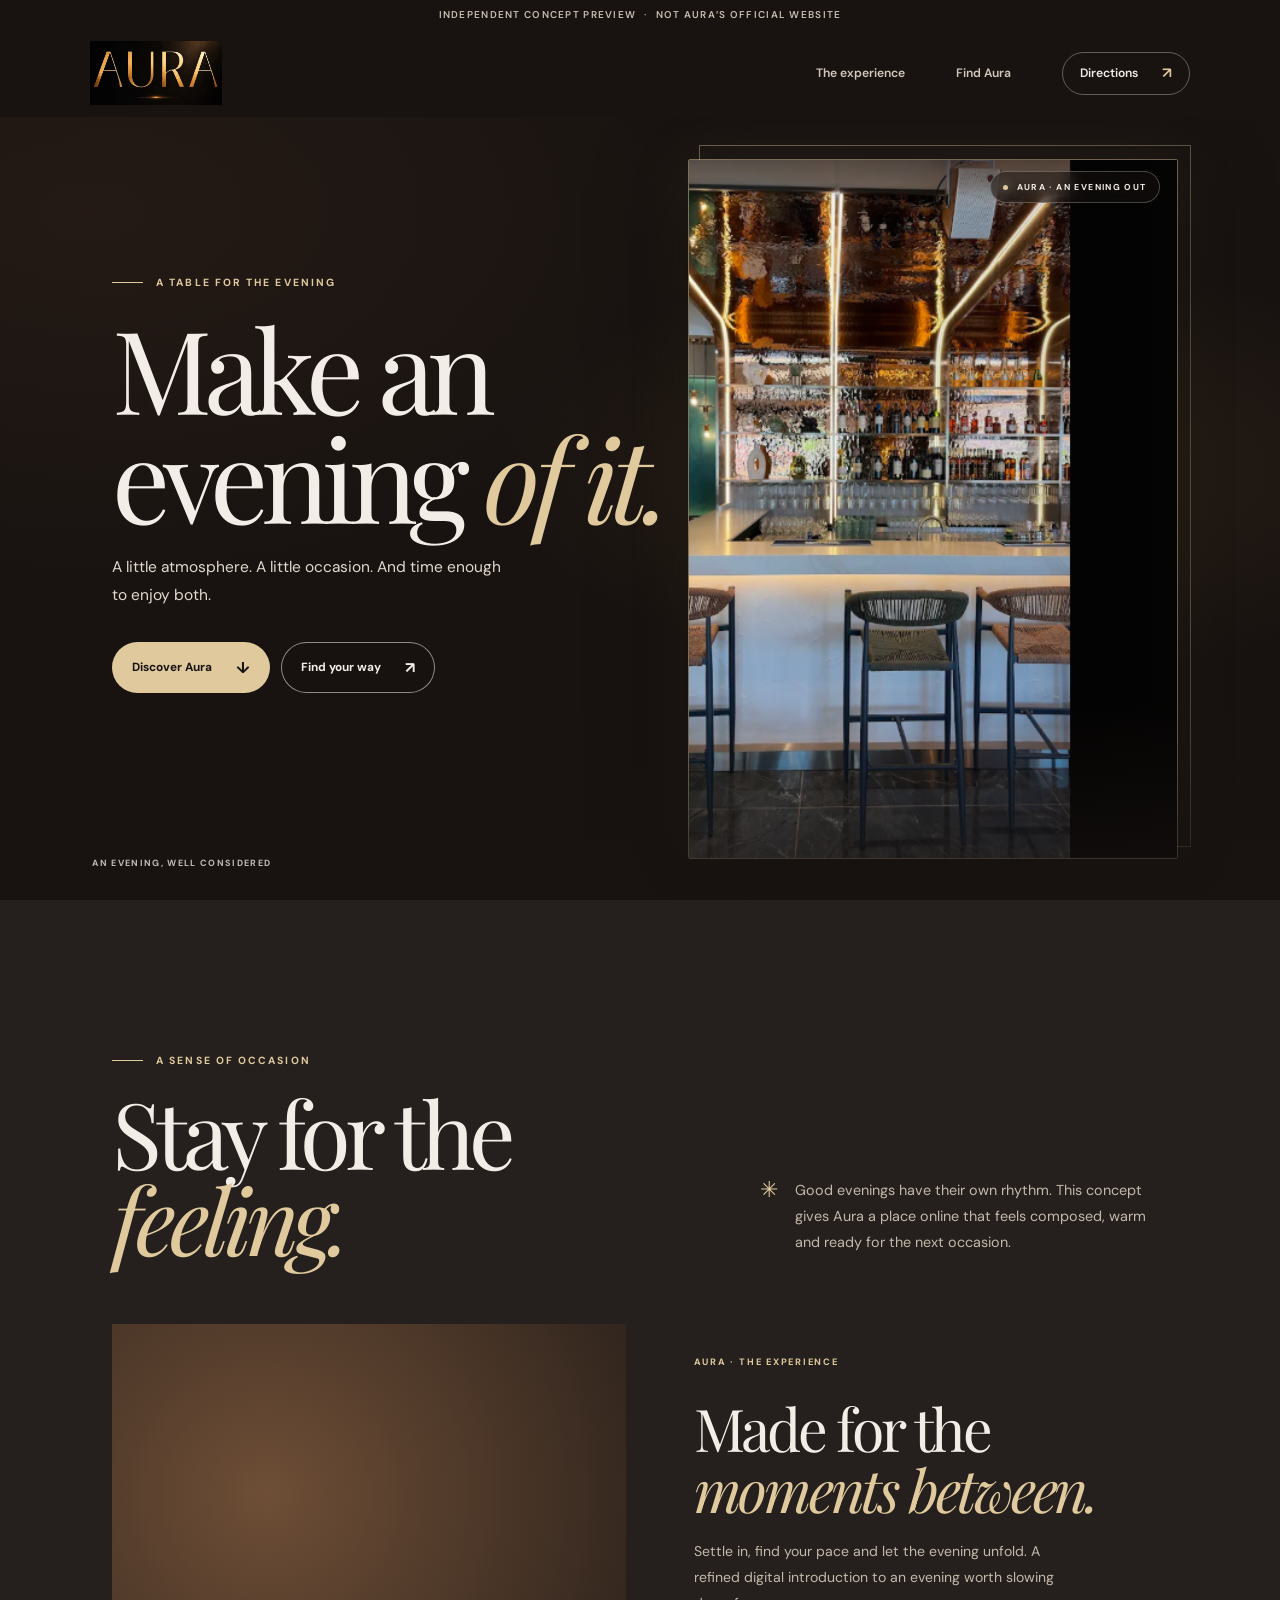
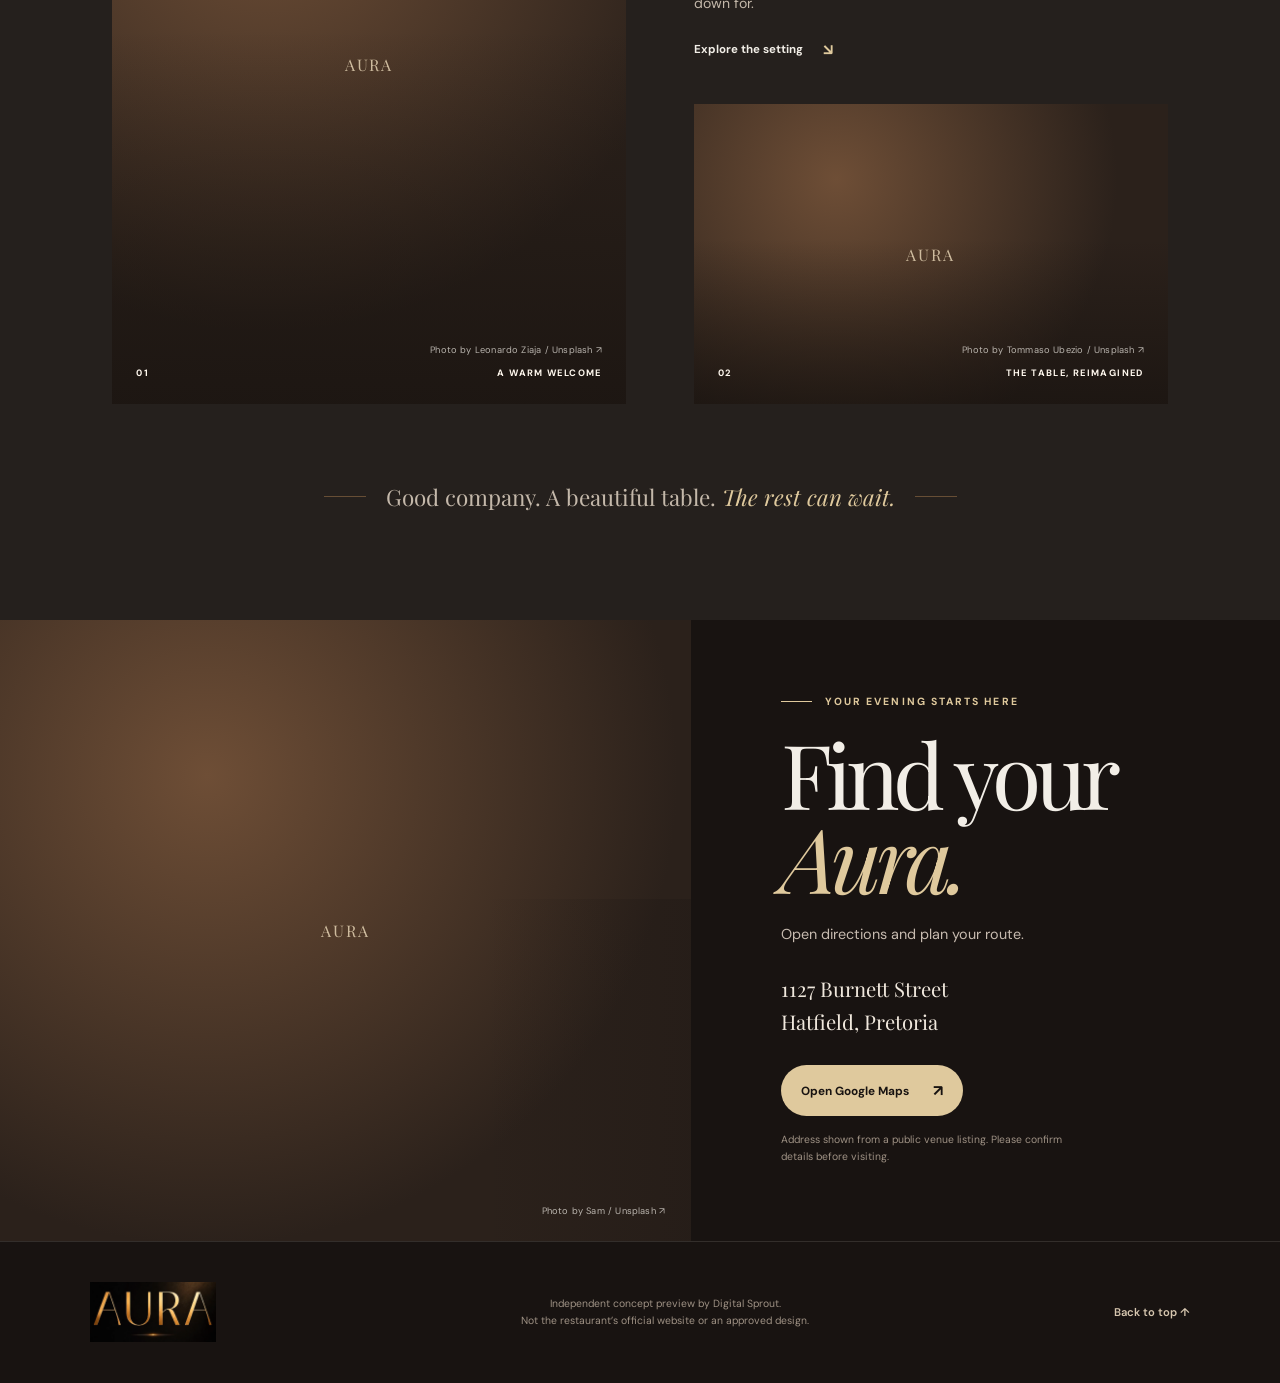
<file: aura-hatfield/index.html>
<!doctype html>
<html lang="en-ZA">
  <head>
    <meta charset="utf-8">
    <meta name="viewport" content="width=device-width, initial-scale=1">
    <meta name="theme-color" content="#181311">
    <meta name="description" content="An independent concept preview for Aura.">
    <title>Aura — An evening well considered</title>
    <link rel="preconnect" href="https://fonts.googleapis.com">
    <link rel="preconnect" href="https://fonts.gstatic.com" crossorigin>
    <link rel="preconnect" href="https://images.unsplash.com">
    <link href="https://fonts.googleapis.com/css2?family=DM+Sans:wght@400;500;600;700&family=Playfair+Display:ital,wght@0,400;0,500;0,600;1,400;1,500&display=swap" rel="stylesheet">
    <link rel="stylesheet" href="styles.css">
    <script src="script.js" defer></script>
  </head>
  <body>
    <a class="skip-link" href="#main">Skip to content</a>
    <div class="concept-note" role="note">Independent concept preview <span aria-hidden="true">·</span> Not Aura’s official website</div>

    <header class="site-header">
      <a class="brand" href="#top" aria-label="Aura concept home">
        <img class="brand-logo" src="assets/aura-logo.png" alt="Aura">
      </a>
      <button class="menu-toggle" type="button" aria-expanded="false" aria-controls="main-nav" aria-label="Open navigation">
        <span></span><span></span>
      </button>
      <nav class="main-nav" id="main-nav" aria-label="Main navigation">
        <a href="#experience">The experience</a>
        <a href="#details">Find Aura</a>
        <a class="nav-directions" href="https://www.google.com/maps/search/?api=1&amp;query=Aura%2C%201127%20Burnett%20Street%2C%20Hatfield%2C%20Pretoria" target="_blank" rel="noopener noreferrer">Directions <span aria-hidden="true">↗</span></a>
      </nav>
    </header>

    <main id="main">
      <section class="hero" id="top" aria-labelledby="hero-title">
        <img class="hero-image" src="assets/hero-aura-bar.png" alt="A bar with illuminated shelves and warm lighting" fetchpriority="high">
        <div class="hero-shade" aria-hidden="true"></div>
        <span class="hero-art-label"><i aria-hidden="true"></i> AURA · AN EVENING OUT</span>
        <div class="hero-copy">
          <p class="eyebrow"><span aria-hidden="true"></span> A TABLE FOR THE EVENING</p>
          <h1 id="hero-title">Make an<br>evening <em>of it.</em></h1>
          <p class="hero-intro">A little atmosphere. A little occasion. And time enough to enjoy both.</p>
          <div class="hero-actions">
            <a class="button button-gold" href="#experience">Discover Aura <span aria-hidden="true">↓</span></a>
            <a class="button button-quiet" href="https://www.google.com/maps/search/?api=1&amp;query=Aura%2C%201127%20Burnett%20Street%2C%20Hatfield%2C%20Pretoria" target="_blank" rel="noopener noreferrer">Find your way <span aria-hidden="true">↗</span></a>
          </div>
        </div>
        <div class="hero-caption"><span>AN EVENING, WELL CONSIDERED</span></div>
      </section>

      <section class="experience section-pad" id="experience" aria-labelledby="experience-title">
        <div class="section-intro reveal">
          <p class="eyebrow eyebrow-dark"><span aria-hidden="true"></span> A SENSE OF OCCASION</p>
          <h2 id="experience-title">Stay for the<br><em>feeling.</em></h2>
          <div class="intro-aside">
            <span class="ornament" aria-hidden="true">✳</span>
            <p>Good evenings have their own rhythm. This concept gives Aura a place online that feels composed, warm and ready for the next occasion.</p>
          </div>
        </div>

        <div class="editorial-grid">
          <figure class="editorial-photo editorial-photo-tall reveal">
            <img src="https://images.unsplash.com/photo-1774989423979-6a7bf5add3f0?auto=format&amp;fit=crop&amp;fm=jpg&amp;q=82&amp;w=1400" alt="Warmly lit restaurant dining room, editorial concept photography" loading="lazy" referrerpolicy="no-referrer">
            <figcaption><span>01</span><span>A WARM WELCOME</span></figcaption>
            <a class="image-credit" href="https://unsplash.com/photos/elegant-restaurant-dining-area-with-warm-lighting-Ph7Y42lXzyw" target="_blank" rel="noopener noreferrer">Photo by Leonardo Ziaja / Unsplash ↗</a>
          </figure>
          <div class="editorial-side">
            <div class="editorial-copy reveal">
              <span class="small-index">AURA · THE EXPERIENCE</span>
              <h3>Made for the<br><em>moments between.</em></h3>
              <p>Settle in, find your pace and let the evening unfold. A refined digital introduction to an evening worth slowing down for.</p>
              <a class="text-link" href="#details">Explore the setting <span aria-hidden="true">↘</span></a>
            </div>
            <figure class="editorial-photo editorial-photo-wide reveal">
              <img src="https://images.unsplash.com/photo-1750943082231-0d84cfabc4dd?auto=format&amp;fit=crop&amp;fm=jpg&amp;q=82&amp;w=1200" alt="Artfully plated fine dining dish, editorial concept photography" loading="lazy" referrerpolicy="no-referrer">
              <figcaption><span>02</span><span>THE TABLE, REIMAGINED</span></figcaption>
              <a class="image-credit" href="https://unsplash.com/photos/a-beautifully-plated-dish-with-elegant-cutlery-vpkQW7kB8IY" target="_blank" rel="noopener noreferrer">Photo by Tommaso Ubezio / Unsplash ↗</a>
            </figure>
          </div>
        </div>

        <div class="closing-line reveal"><span aria-hidden="true"></span><p>Good company. A beautiful table. <em>The rest can wait.</em></p><span aria-hidden="true"></span></div>
      </section>

      <section class="visit" id="details" aria-labelledby="visit-title">
        <div class="visit-image-wrap">
          <img src="https://images.unsplash.com/photo-1753871486322-3a006a71e9b7?auto=format&amp;fit=crop&amp;fm=jpg&amp;q=82&amp;w=1400" alt="Fine dining plates arranged on a restaurant table, editorial concept photography" loading="lazy" referrerpolicy="no-referrer">
          <a class="image-credit" href="https://unsplash.com/photos/delicious-and-artfully-plated-food-on-a-restaurant-table-qtCky1ikayM" target="_blank" rel="noopener noreferrer">Photo by Sam / Unsplash ↗</a>
        </div>
        <div class="visit-copy">
          <p class="eyebrow"><span aria-hidden="true"></span> YOUR EVENING STARTS HERE</p>
          <h2 id="visit-title">Find your<br><em>Aura.</em></h2>
          <p class="visit-lede">Open directions and plan your route.</p>
          <address>1127 Burnett Street<br>Hatfield, Pretoria</address>
          <a class="button button-gold" href="https://www.google.com/maps/search/?api=1&amp;query=Aura%2C%201127%20Burnett%20Street%2C%20Hatfield%2C%20Pretoria" target="_blank" rel="noopener noreferrer">Open Google Maps <span aria-hidden="true">↗</span></a>
          <p class="address-note">Address shown from a public venue listing. Please confirm details before visiting.</p>
        </div>
      </section>
    </main>

    <footer class="site-footer">
      <a class="footer-brand" href="#top" aria-label="Aura home"><img src="assets/aura-logo.png" alt="Aura"></a>
      <p>Independent concept preview by Digital Sprout.<br>Not the restaurant’s official website or an approved design.</p>
      <a class="back-top" href="#top">Back to top ↑</a>
    </footer>
  </body>
</html>
</file>
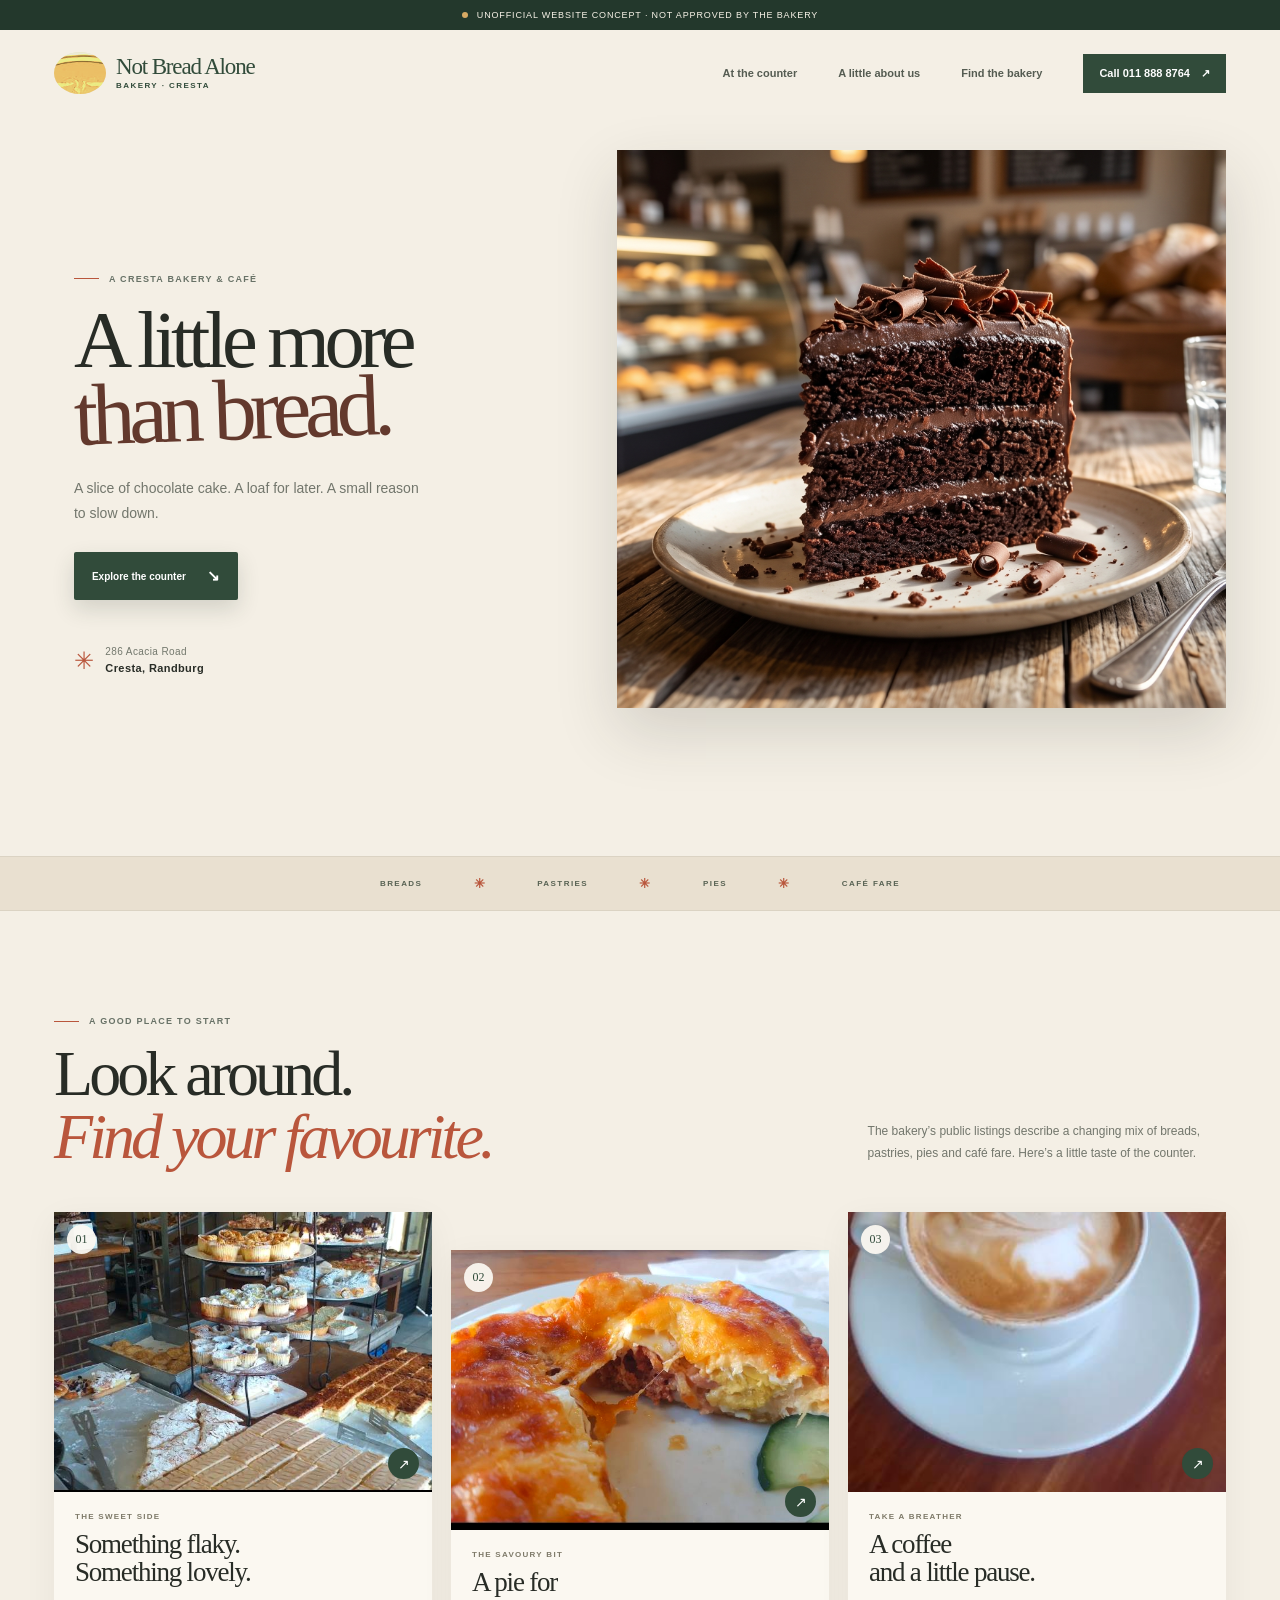
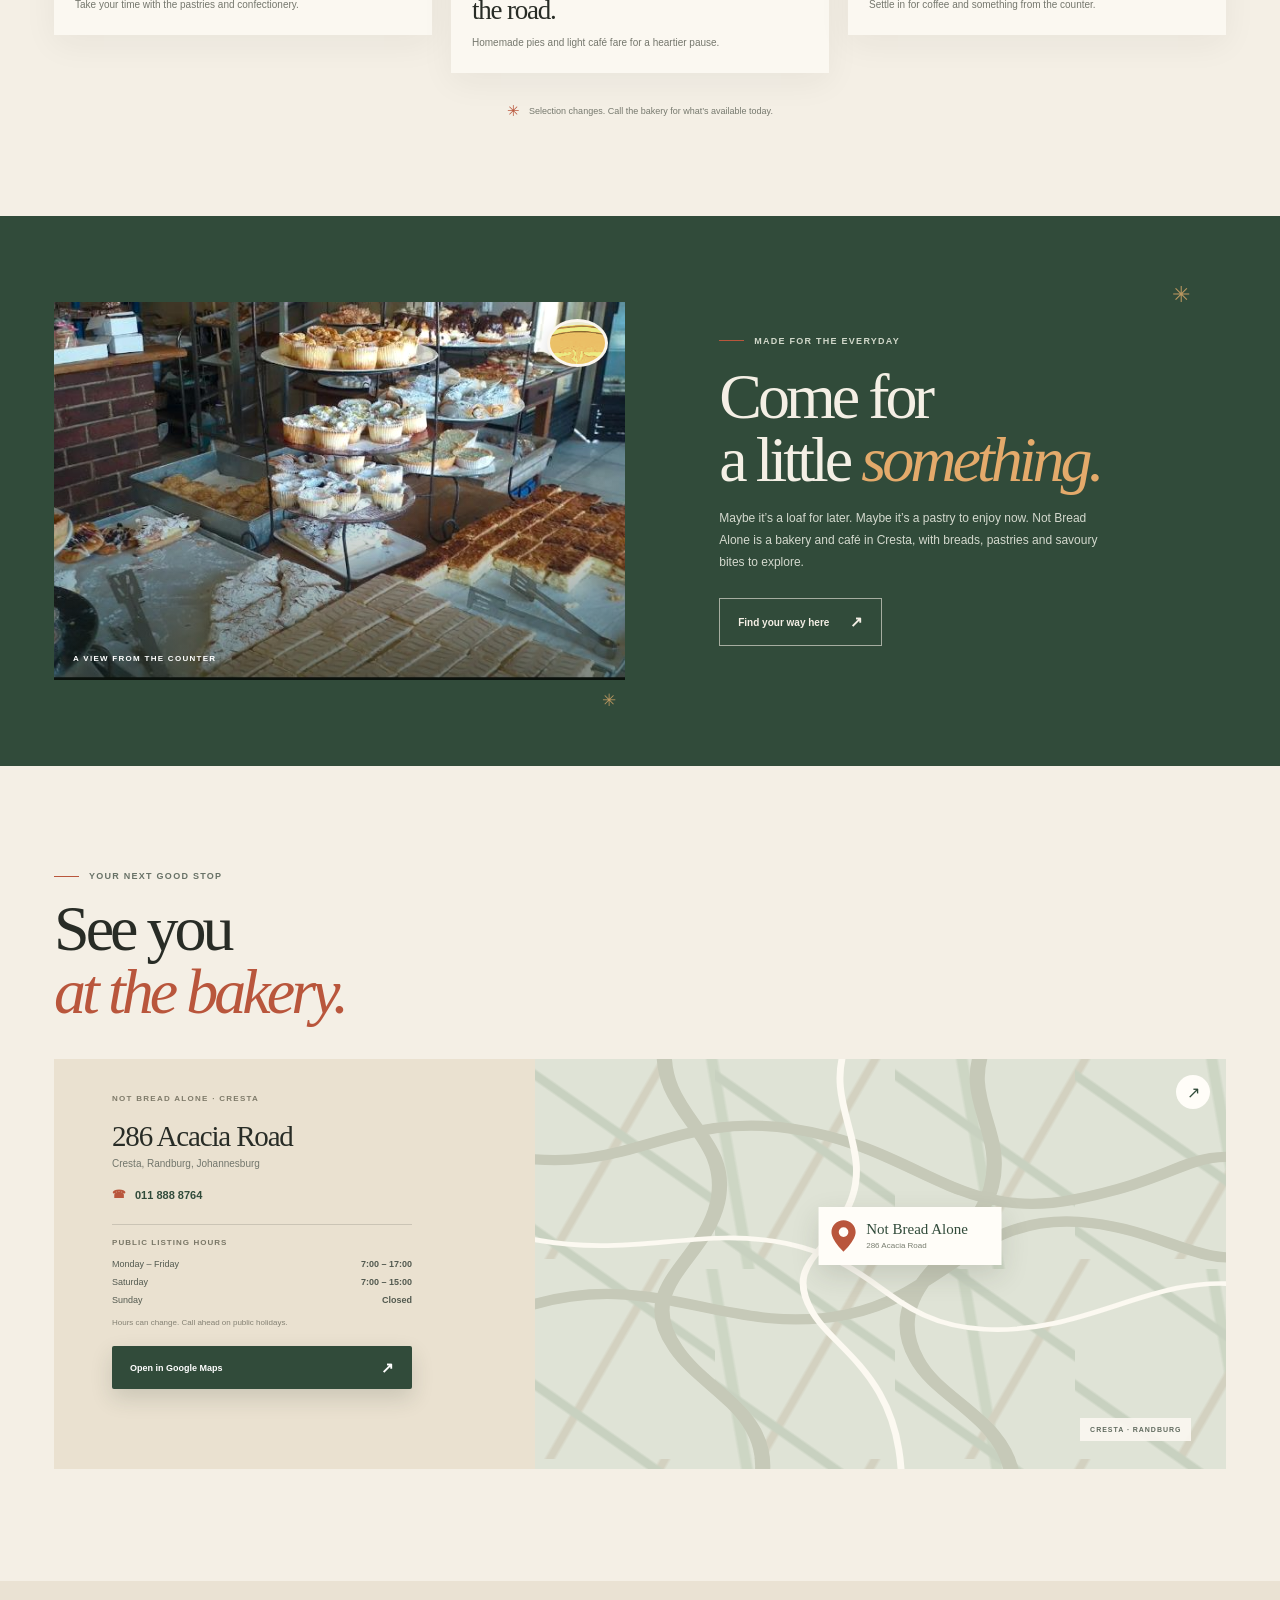
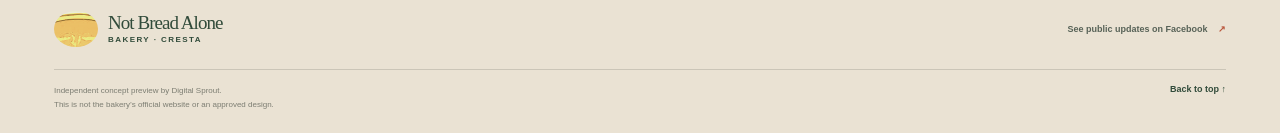
<file: not-bread-alone/index.html>
<!doctype html>
<html lang="en-ZA">
  <head>
    <meta charset="utf-8">
    <meta name="viewport" content="width=device-width, initial-scale=1">
    <meta name="theme-color" content="#f4efe5">
    <meta name="description" content="An unofficial website concept for Not Bread Alone Bakery in Cresta, Randburg.">
    <title>Not Bread Alone — Bakery & Café Concept</title>
    <link rel="stylesheet" href="styles.css">
    <script src="script.js" defer></script>
  </head>
  <body>
    <a class="skip-link" href="#main">Skip to content</a>

    <div class="concept-banner" role="note">
      <span aria-hidden="true"></span>
      Unofficial website concept · not approved by the bakery
    </div>

    <header class="site-header">
      <a class="brand" href="#top" aria-label="Not Bread Alone concept home">
        <span class="brand-seal"><img src="assets/logo-emblem.jpg" alt="" aria-hidden="true"></span>
        <span class="brand-copy">
          <span class="brand-name">Not Bread Alone</span>
          <span class="brand-subtitle">BAKERY · CRESTA</span>
        </span>
      </a>

      <button class="menu-toggle" type="button" aria-expanded="false" aria-controls="main-nav" aria-label="Open navigation">
        <span></span><span></span>
      </button>

      <nav class="main-nav" id="main-nav" aria-label="Main navigation">
        <a href="#counter">At the counter</a>
        <a href="#about">A little about us</a>
        <a href="#visit">Find the bakery</a>
        <a class="nav-call" href="tel:+27118888764">Call 011 888 8764 <span aria-hidden="true">↗</span></a>
      </nav>
    </header>

    <main id="main">
      <section class="hero" id="top" aria-labelledby="hero-title">
        <div class="hero-copy reveal">
          <p class="eyebrow"><span></span> A Cresta bakery & café</p>
          <h1 id="hero-title"><span>A little more</span><br><em>than bread.</em></h1>
          <p class="hero-intro">A slice of chocolate cake. A loaf for later. A small reason to slow down.</p>
          <div class="hero-actions">
            <a class="button button-dark" href="#counter">Explore the counter <span aria-hidden="true">↘</span></a>
          </div>
          <div class="hero-address">
            <span class="address-pin" aria-hidden="true">✳</span>
            <span>286 Acacia Road<br><strong>Cresta, Randburg</strong></span>
          </div>
        </div>

        <figure class="hero-photo reveal">
          <img class="hero-image" src="assets/chocolate-cake-hero.jpg" alt="A slice of chocolate cake on a plate in a bakery café">
        </figure>
      </section>

      <div class="specialty-strip" aria-label="Breads, pastries, pies and café fare">
        <span>Breads</span><b>✳</b><span>Pastries</span><b>✳</b><span>Pies</span><b>✳</b><span>Café fare</span>
      </div>

      <section class="counter section-pad" id="counter" aria-labelledby="counter-title">
        <div class="section-heading reveal">
          <div>
            <p class="eyebrow"><span></span> A good place to start</p>
            <h2 id="counter-title">Look around.<br><em>Find your favourite.</em></h2>
          </div>
          <p>The bakery’s public listings describe a changing mix of breads, pastries, pies and café fare. Here’s a little taste of the counter.</p>
        </div>

        <div class="photo-grid">
          <article class="photo-card reveal">
            <a class="photo-card-image" href="#visit" aria-label="Find the bakery and explore its pastry counter">
              <img src="assets/pastry-counter.jpg" alt="Pastries and cakes arranged in a bakery display case" loading="lazy">
              <span class="image-number">01</span>
              <span class="image-corner" aria-hidden="true">↗</span>
            </a>
            <div class="photo-card-copy">
              <p class="card-kicker">THE SWEET SIDE</p>
              <h3>Something flaky.<br>Something lovely.</h3>
              <p>Take your time with the pastries and confectionery.</p>
            </div>
          </article>

          <article class="photo-card photo-card-raised reveal">
            <a class="photo-card-image" href="#visit" aria-label="Find the bakery and ask about the savoury counter">
              <img src="assets/pie-closeup.jpg" alt="Golden savoury pie opened to show its filling" loading="lazy">
              <span class="image-number">02</span>
              <span class="image-corner" aria-hidden="true">↗</span>
            </a>
            <div class="photo-card-copy">
              <p class="card-kicker">THE SAVOURY BIT</p>
              <h3>A pie for<br>the road.</h3>
              <p>Homemade pies and light café fare for a heartier pause.</p>
            </div>
          </article>

          <article class="photo-card reveal">
            <a class="photo-card-image photo-card-coffee" href="tel:+27118888764" aria-label="Call Not Bread Alone to ask about café service">
              <img src="assets/coffee.jpg" alt="A cappuccino on a wooden café table" loading="lazy">
              <span class="image-number">03</span>
              <span class="image-corner" aria-hidden="true">↗</span>
            </a>
            <div class="photo-card-copy">
              <p class="card-kicker">TAKE A BREATHER</p>
              <h3>A coffee<br>and a little pause.</h3>
              <p>Settle in for coffee and something from the counter.</p>
            </div>
          </article>
        </div>
        <p class="selection-note"><span aria-hidden="true">✳</span> Selection changes. Call the bakery for what’s available today.</p>
      </section>

      <section class="about section-pad" id="about" aria-labelledby="about-title">
        <div class="about-image reveal">
          <img src="assets/pastry-counter.jpg" alt="A bakery display filled with pastries and cakes" loading="lazy">
          <span class="about-image-label">A VIEW FROM THE COUNTER</span>
          <div class="brand-photo-mark"><img src="assets/logo-emblem.jpg" alt="Not Bread Alone emblem shown on the supplied storefront sign"></div>
        </div>
        <div class="about-copy reveal">
          <p class="eyebrow eyebrow-light"><span></span> Made for the everyday</p>
          <h2 id="about-title">Come for<br>a little <em>something.</em></h2>
          <p>Maybe it’s a loaf for later. Maybe it’s a pastry to enjoy now. Not Bread Alone is a bakery and café in Cresta, with breads, pastries and savoury bites to explore.</p>
          <a class="button button-light" href="#visit">Find your way here <span aria-hidden="true">↗</span></a>
        </div>
        <span class="about-star about-star-one" aria-hidden="true">✳</span>
        <span class="about-star about-star-two" aria-hidden="true">✳</span>
      </section>

      <section class="visit section-pad" id="visit" aria-labelledby="visit-title">
        <div class="visit-heading reveal">
          <p class="eyebrow"><span></span> Your next good stop</p>
          <h2 id="visit-title">See you<br><em>at the bakery.</em></h2>
        </div>
        <div class="visit-card reveal">
          <div class="visit-details">
            <p class="card-kicker">NOT BREAD ALONE · CRESTA</p>
            <h3>286 Acacia Road</h3>
            <p class="visit-area">Cresta, Randburg, Johannesburg</p>
            <a class="phone-link" href="tel:+27118888764"><span aria-hidden="true">☎</span> 011 888 8764</a>
            <div class="hours">
              <h4>Public listing hours</h4>
              <dl>
                <div><dt>Monday – Friday</dt><dd>7:00 – 17:00</dd></div>
                <div><dt>Saturday</dt><dd>7:00 – 15:00</dd></div>
                <div><dt>Sunday</dt><dd>Closed</dd></div>
              </dl>
              <p class="hours-note">Hours can change. Call ahead on public holidays.</p>
            </div>
            <a class="button button-dark map-button" href="https://www.google.com/maps/search/?api=1&amp;query=Not%20Bread%20Alone%20286%20Acacia%20Road%20Cresta%20Randburg" target="_blank" rel="noopener noreferrer">Open in Google Maps <span aria-hidden="true">↗</span></a>
          </div>
          <a class="map-art" href="https://www.google.com/maps/search/?api=1&amp;query=Not%20Bread%20Alone%20286%20Acacia%20Road%20Cresta%20Randburg" target="_blank" rel="noopener noreferrer" aria-label="Find Not Bread Alone at 286 Acacia Road in Google Maps">
            <div class="map-grid" aria-hidden="true"></div>
            <svg class="map-paths" viewBox="0 0 500 440" preserveAspectRatio="none" aria-hidden="true">
              <path d="M-20 104c89 23 118-49 207-29s118 100 202 76 82-58 137-42M-15 270c99-53 151 31 241 4 73-22 92-113 176-98 53 9 78 47 119 35M94-20c-7 82 49 99 38 174-10 65-62 90-30 157 21 46 69 68 62 139m164-474c-24 64 13 98 2 161-14 74-83 106-54 185 15 43 63 64 69 125" fill="none" stroke="#c6c9b8" stroke-width="11" stroke-linecap="round"/>
              <path d="M-10 191c80 26 126-13 192 7 70 22 74 86 143 92 73 6 120-58 184-48M225-15c-17 64 21 111 2 172-17 55-46 63-27 113 15 41 63 68 65 180" fill="none" stroke="#fcf9f1" stroke-width="5" stroke-linecap="round"/>
            </svg>
            <div class="map-label"><span class="map-pin" aria-hidden="true"><svg viewBox="0 0 28 36"><path d="M14 1C6.8 1 1 6.7 1 13.8c0 9.2 13 21.2 13 21.2s13-12 13-21.2C27 6.7 21.2 1 14 1Zm0 18a5.2 5.2 0 1 1 0-10.4A5.2 5.2 0 0 1 14 19Z" fill="currentColor"/></svg></span><span><strong>Not Bread Alone</strong><small>286 Acacia Road</small></span></div>
            <span class="map-tag">CRESTA · RANDBURG</span>
            <span class="map-open" aria-hidden="true">↗</span>
          </a>
        </div>
      </section>
    </main>

    <footer class="site-footer">
      <div class="footer-top">
        <a class="brand brand-footer" href="#top" aria-label="Back to top">
          <span class="brand-seal"><img src="assets/logo-emblem.jpg" alt="" aria-hidden="true"></span>
          <span class="brand-copy"><span class="brand-name">Not Bread Alone</span><span class="brand-subtitle">BAKERY · CRESTA</span></span>
        </a>
        <a class="footer-social" href="https://www.facebook.com/NotBreadAlone/" target="_blank" rel="noopener noreferrer">See public updates on Facebook <span aria-hidden="true">↗</span></a>
      </div>
      <div class="footer-bottom">
        <p>Independent concept preview by Digital Sprout.<br>This is not the bakery’s official website or an approved design.</p>
        <a href="#top" class="back-top">Back to top ↑</a>
      </div>
    </footer>
  </body>
</html>
</file>
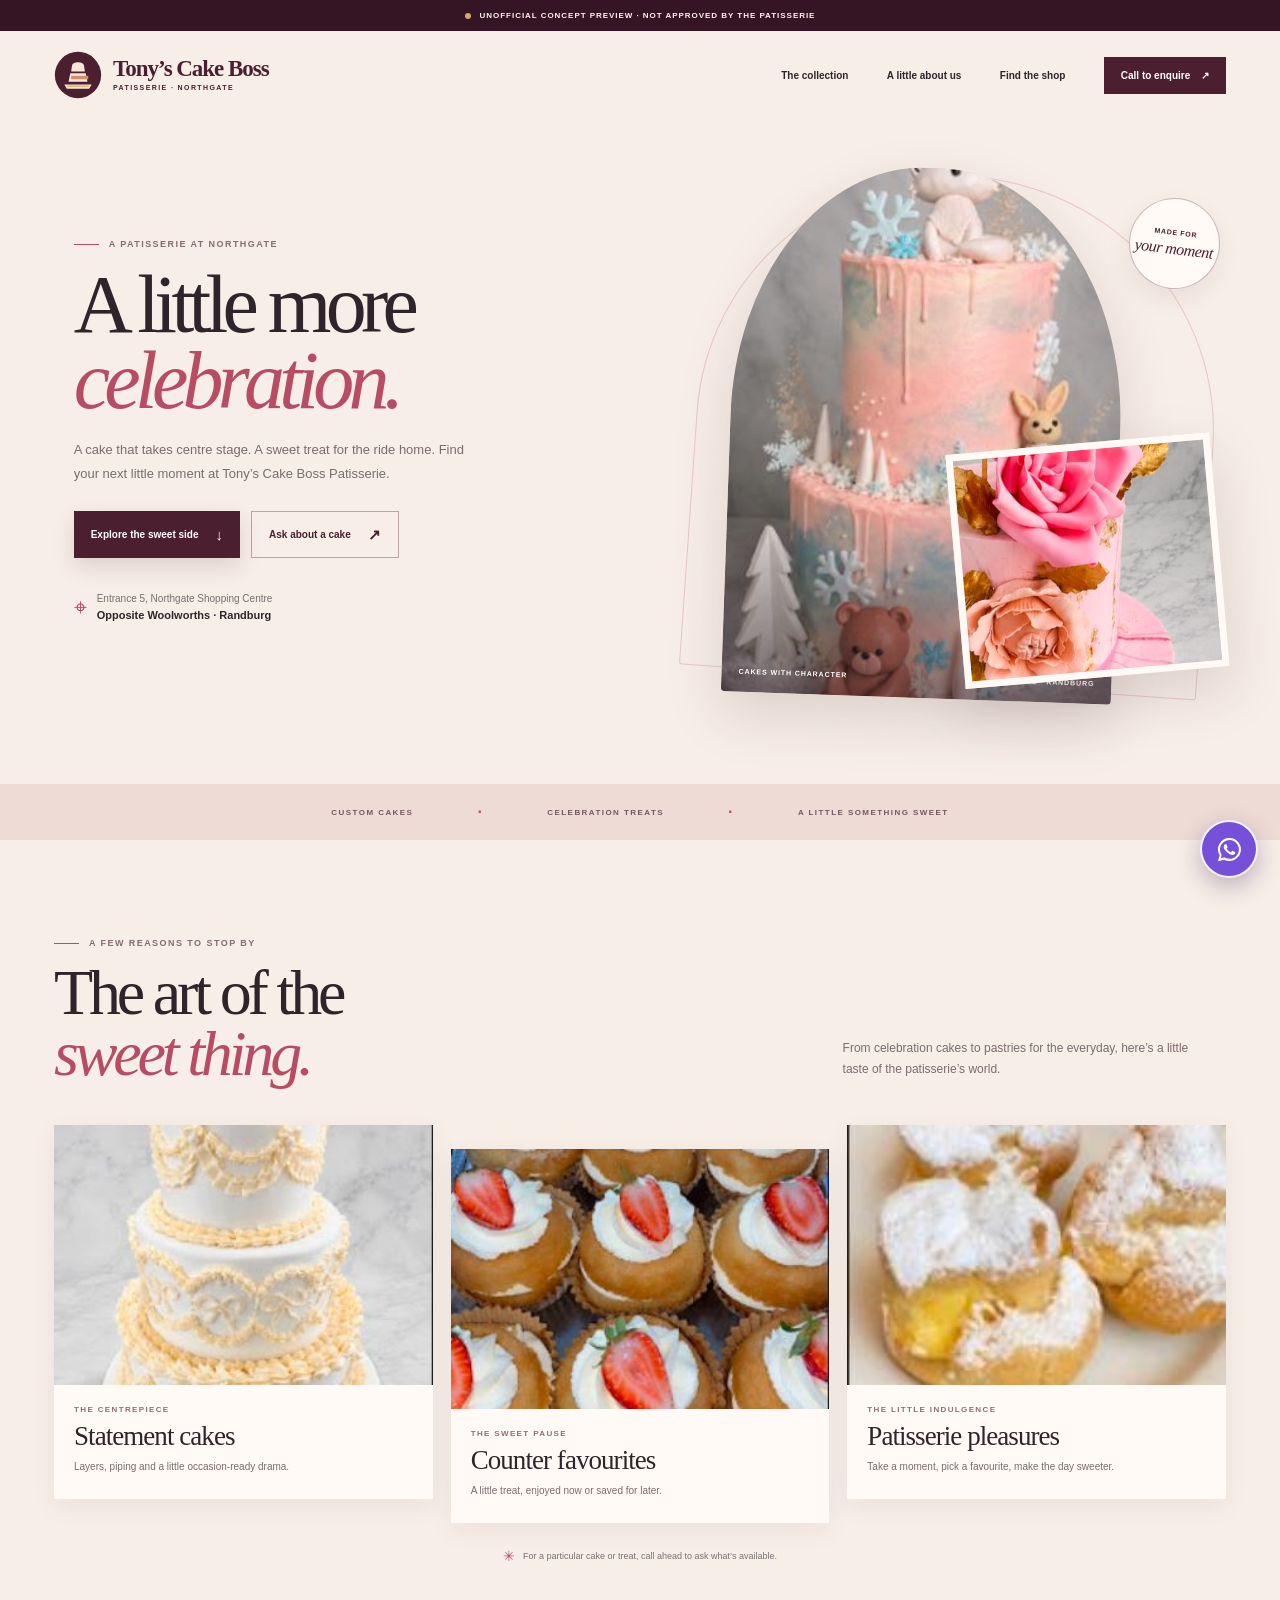
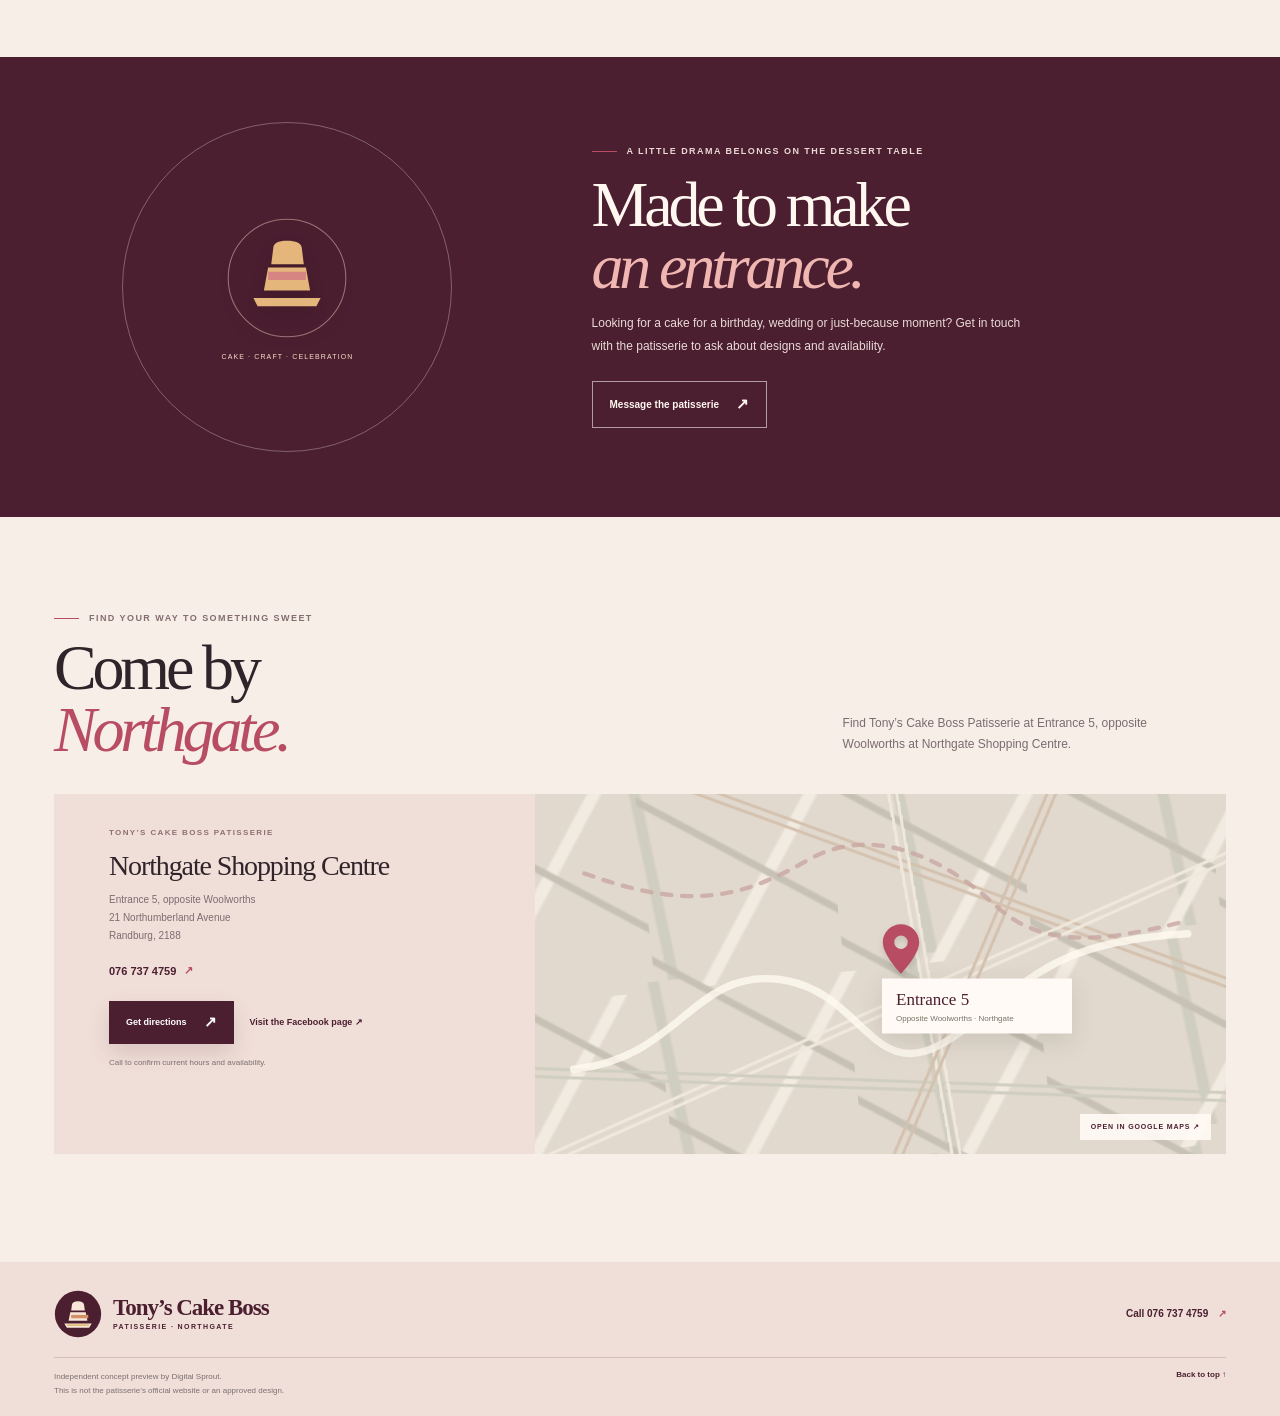
<file: tonys-cake-boss-patisserie/index.html>
<!doctype html>
<html lang="en-ZA">
  <head>
    <meta charset="utf-8">
    <meta name="viewport" content="width=device-width, initial-scale=1">
    <meta name="theme-color" content="#f7eee7">
    <meta name="description" content="An unofficial concept preview for Tony's Cake Boss Patisserie at Northgate Shopping Centre, Randburg.">
    <title>Tony’s Cake Boss Patisserie — A little more celebration</title>
    <link rel="stylesheet" href="styles.css">
    <script src="script.js" defer></script>
  </head>
  <body>
    <a class="skip-link" href="#main">Skip to content</a>
    <div class="concept-note" role="note"><span aria-hidden="true"></span> Unofficial concept preview · not approved by the patisserie</div>

    <header class="site-header">
      <a class="brand" href="#top" aria-label="Tony's Cake Boss Patisserie concept home">
        <span class="brand-mark" aria-hidden="true"><svg viewBox="0 0 56 56"><circle cx="28" cy="28" r="27" fill="#4b1e30"/><path d="M12 39h32l-3 5H15l-3-5Zm5-3h22l-2-10H19l-2 10Zm3-12 1-7c.3-2.5 2.7-4 7-4s6.7 1.5 7 4l1 7H20Z" fill="#f8e7d8"/><path d="M20 29h20v4H20z" fill="#d28f68"/><path d="M16 41h24" stroke="#e7bc76" stroke-width="1.8" stroke-linecap="round"/></svg></span>
        <span class="brand-copy"><strong>Tony’s Cake Boss</strong><small>PATISSERIE · NORTHGATE</small></span>
      </a>
      <button class="menu-toggle" type="button" aria-expanded="false" aria-controls="main-nav" aria-label="Open navigation"><span></span><span></span></button>
      <nav class="main-nav" id="main-nav" aria-label="Main navigation">
        <a href="#collection">The collection</a><a href="#story">A little about us</a><a href="#visit">Find the shop</a><a class="nav-call" href="tel:+27767374759">Call to enquire <span aria-hidden="true">↗</span></a>
      </nav>
    </header>

    <main id="main">
      <section class="hero" id="top" aria-labelledby="hero-title">
        <div class="hero-copy reveal">
          <p class="eyebrow"><span></span> A patisserie at Northgate</p>
          <h1 id="hero-title">A little more<br><em>celebration.</em></h1>
          <p class="hero-intro">A cake that takes centre stage. A sweet treat for the ride home. Find your next little moment at Tony’s Cake Boss Patisserie.</p>
          <div class="hero-actions"><a class="button button-primary" href="#collection">Explore the sweet side <span aria-hidden="true">↓</span></a><a class="button button-outline" href="https://wa.me/27767374759?text=Hello%2C%20I%27d%20like%20to%20ask%20about%20a%20cake." target="_blank" rel="noopener noreferrer">Ask about a cake <span aria-hidden="true">↗</span></a></div>
          <a class="hero-place" href="https://www.google.com/maps/search/?api=1&amp;query=Tony%27s%20Cake%20Boss%20Patisserie%2C%20Northgate%20Shopping%20Centre%2C%20Randburg" target="_blank" rel="noopener noreferrer"><span class="place-pin" aria-hidden="true">⌖</span><span>Entrance 5, Northgate Shopping Centre<br><strong>Opposite Woolworths · Randburg</strong></span></a>
        </div>
        <div class="hero-visual reveal" aria-label="Cake and patisserie gallery">
          <figure class="hero-photo hero-photo-main"><img src="assets/feature-cake.jpg" alt="Pastel two-tier celebration cake decorated with fondant figures and winter details"><figcaption><span>CAKES WITH CHARACTER</span><span>NORTHGATE · RANDBURG</span></figcaption></figure>
          <figure class="hero-photo hero-photo-inset"><img src="assets/floral-cake-detail.jpg" alt="Close view of a blush cake finished with pink and peach sugar flowers"></figure>
          <span class="photo-seal" aria-hidden="true"><span>MADE FOR</span><strong>your moment</strong></span>
        </div>
      </section>

      <div class="sweet-ribbon" aria-label="Patisserie favourites"><span>Custom cakes</span><i aria-hidden="true">·</i><span>Celebration treats</span><i aria-hidden="true">·</i><span>A little something sweet</span></div>

      <section class="collection section-pad" id="collection" aria-labelledby="collection-title">
        <div class="section-heading reveal"><div><p class="eyebrow"><span></span> A few reasons to stop by</p><h2 id="collection-title">The art of the<br><em>sweet thing.</em></h2></div><p>From celebration cakes to pastries for the everyday, here’s a little taste of the patisserie’s world.</p></div>
        <div class="collection-grid">
          <article class="collection-card reveal"><img src="assets/wedding-cake.jpg" alt="White tiered celebration cake with piped borders and pale gold details" loading="lazy"><div class="collection-card-copy"><p class="card-kicker">THE CENTREPIECE</p><h3>Statement cakes</h3><p>Layers, piping and a little occasion-ready drama.</p></div></article>
          <article class="collection-card reveal"><img src="assets/strawberry-cupcakes.jpg" alt="Small cupcakes topped with cream and fresh strawberry slices" loading="lazy"><div class="collection-card-copy"><p class="card-kicker">THE SWEET PAUSE</p><h3>Counter favourites</h3><p>A little treat, enjoyed now or saved for later.</p></div></article>
          <article class="collection-card reveal"><img src="assets/custard-puffs.jpg" alt="Powdered pastries with creamy custard filling" loading="lazy"><div class="collection-card-copy"><p class="card-kicker">THE LITTLE INDULGENCE</p><h3>Patisserie pleasures</h3><p>Take a moment, pick a favourite, make the day sweeter.</p></div></article>
        </div>
        <p class="availability-note"><span aria-hidden="true">✳</span> For a particular cake or treat, call ahead to ask what’s available.</p>
      </section>

      <section class="story" id="story" aria-labelledby="story-title">
        <div class="story-inner section-pad"><div class="story-seal" aria-hidden="true"><svg viewBox="0 0 120 120"><circle cx="60" cy="60" r="56"/><path d="M28 79h64l-4 8H32l-4-8Zm10-7h44l-4-22H42l-4 22Zm7-25 2-16c.3-4 4.5-6.5 13-6.5S73.7 27 74 31l2 16H45Z"/><path class="story-band" d="M42 54h36v8H42z"/></svg><span>CAKE · CRAFT · CELEBRATION</span></div><div class="story-copy reveal"><p class="eyebrow eyebrow-light"><span></span> A little drama belongs on the dessert table</p><h2 id="story-title">Made to make<br><em>an entrance.</em></h2><p>Looking for a cake for a birthday, wedding or just-because moment? Get in touch with the patisserie to ask about designs and availability.</p><a class="button button-light" href="https://wa.me/27767374759?text=Hello%2C%20I%27d%20like%20to%20ask%20about%20a%20cake." target="_blank" rel="noopener noreferrer">Message the patisserie <span aria-hidden="true">↗</span></a></div></div>
      </section>

      <section class="visit section-pad" id="visit" aria-labelledby="visit-title">
        <div class="section-heading visit-heading reveal"><div><p class="eyebrow"><span></span> Find your way to something sweet</p><h2 id="visit-title">Come by<br><em>Northgate.</em></h2></div><p>Find Tony’s Cake Boss Patisserie at Entrance 5, opposite Woolworths at Northgate Shopping Centre.</p></div>
        <div class="visit-card reveal"><div class="visit-details"><p class="card-kicker">TONY’S CAKE BOSS PATISSERIE</p><h3>Northgate Shopping Centre</h3><p>Entrance 5, opposite Woolworths<br>21 Northumberland Avenue<br>Randburg, 2188</p><a class="phone-link" href="tel:+27767374759">076 737 4759 <span aria-hidden="true">↗</span></a><div class="visit-actions"><a class="button button-primary" href="https://www.google.com/maps/search/?api=1&amp;query=Tony%27s%20Cake%20Boss%20Patisserie%2C%20Entrance%205%2C%20Northgate%20Shopping%20Centre%2C%20Randburg" target="_blank" rel="noopener noreferrer">Get directions <span aria-hidden="true">↗</span></a><a class="social-link" href="https://www.facebook.com/tonyscakeboss/" target="_blank" rel="noopener noreferrer">Visit the Facebook page ↗</a></div><p class="confirm-note">Call to confirm current hours and availability.</p></div>
          <a class="map-card" href="https://www.google.com/maps/search/?api=1&amp;query=Tony%27s%20Cake%20Boss%20Patisserie%2C%20Entrance%205%2C%20Northgate%20Shopping%20Centre%2C%20Randburg" target="_blank" rel="noopener noreferrer" aria-label="Open directions to Tony's Cake Boss Patisserie in Google Maps"><div class="map-lines" aria-hidden="true"><span></span><span></span><span></span><span></span><span></span></div><svg class="map-route" viewBox="0 0 540 340" aria-hidden="true"><path d="M-20 260C80 250 92 166 173 175s88 103 160 58 83-93 227-101"/><path d="M-10 75c95 34 144 26 210-12s136 3 178 42 96 37 180 15"/></svg><span class="map-pin"><svg viewBox="0 0 30 40"><path d="M15 1C7.3 1 1 7.2 1 14.8 1 24.7 15 39 15 39s14-14.3 14-24.2C29 7.2 22.7 1 15 1Zm0 19a5.2 5.2 0 1 1 0-10.4A5.2 5.2 0 0 1 15 20Z"/></svg></span><span class="map-label"><strong>Entrance 5</strong><small>Opposite Woolworths · Northgate</small></span><span class="map-caption">OPEN IN GOOGLE MAPS ↗</span></a>
        </div>
      </section>
    </main>

    <footer class="site-footer"><div class="footer-top"><a class="brand" href="#top" aria-label="Back to Tony's Cake Boss Patisserie concept home"><span class="brand-mark" aria-hidden="true"><svg viewBox="0 0 56 56"><circle cx="28" cy="28" r="27" fill="#4b1e30"/><path d="M12 39h32l-3 5H15l-3-5Zm5-3h22l-2-10H19l-2 10Zm3-12 1-7c.3-2.5 2.7-4 7-4s6.7 1.5 7 4l1 7H20Z" fill="#f8e7d8"/><path d="M20 29h20v4H20z" fill="#d28f68"/><path d="M16 41h24" stroke="#e7bc76" stroke-width="1.8" stroke-linecap="round"/></svg></span><span class="brand-copy"><strong>Tony’s Cake Boss</strong><small>PATISSERIE · NORTHGATE</small></span></a><a class="footer-call" href="tel:+27767374759">Call 076 737 4759 <span aria-hidden="true">↗</span></a></div><div class="footer-bottom"><p>Independent concept preview by Digital Sprout.<br>This is not the patisserie’s official website or an approved design.</p><a href="#top">Back to top ↑</a></div></footer>
    <a class="whatsapp-float" href="https://wa.me/27767374759?text=Hello%2C%20I%27d%20like%20to%20ask%20about%20a%20cake." target="_blank" rel="noopener noreferrer" aria-label="Message Tony’s Cake Boss Patisserie on WhatsApp">
      <svg viewBox="0 0 32 32" aria-hidden="true" focusable="false"><path fill="currentColor" d="M16.02 3.2A12.72 12.72 0 0 0 5.09 22.42L3.3 28.95l6.69-1.76a12.72 12.72 0 1 0 6.03-23.99Zm0 23.14c-1.88 0-3.72-.5-5.34-1.46l-.38-.22-3.97 1.04 1.06-3.87-.25-.4a10.4 10.4 0 1 1 8.88 4.91Zm5.71-7.79c-.31-.16-1.84-.91-2.13-1.01-.29-.11-.5-.16-.71.16-.21.31-.81 1.01-.99 1.22-.18.21-.37.23-.68.08-.31-.16-1.32-.49-2.52-1.56-.93-.83-1.56-1.85-1.74-2.16-.18-.31-.02-.48.14-.64.14-.14.31-.37.47-.55.16-.18.21-.31.31-.52.11-.21.05-.39-.03-.55-.08-.16-.71-1.71-.97-2.34-.25-.61-.51-.52-.71-.53h-.61c-.21 0-.55.08-.84.39-.29.31-1.1 1.07-1.1 2.62s1.13 3.04 1.28 3.25c.16.21 2.21 3.37 5.35 4.72.75.32 1.34.52 1.8.66.76.24 1.45.21 2 .13.61-.09 1.84-.75 2.1-1.47.26-.73.26-1.35.18-1.48-.08-.13-.29-.21-.6-.37Z"/></svg>
    </a>
  </body>
</html>
</file>
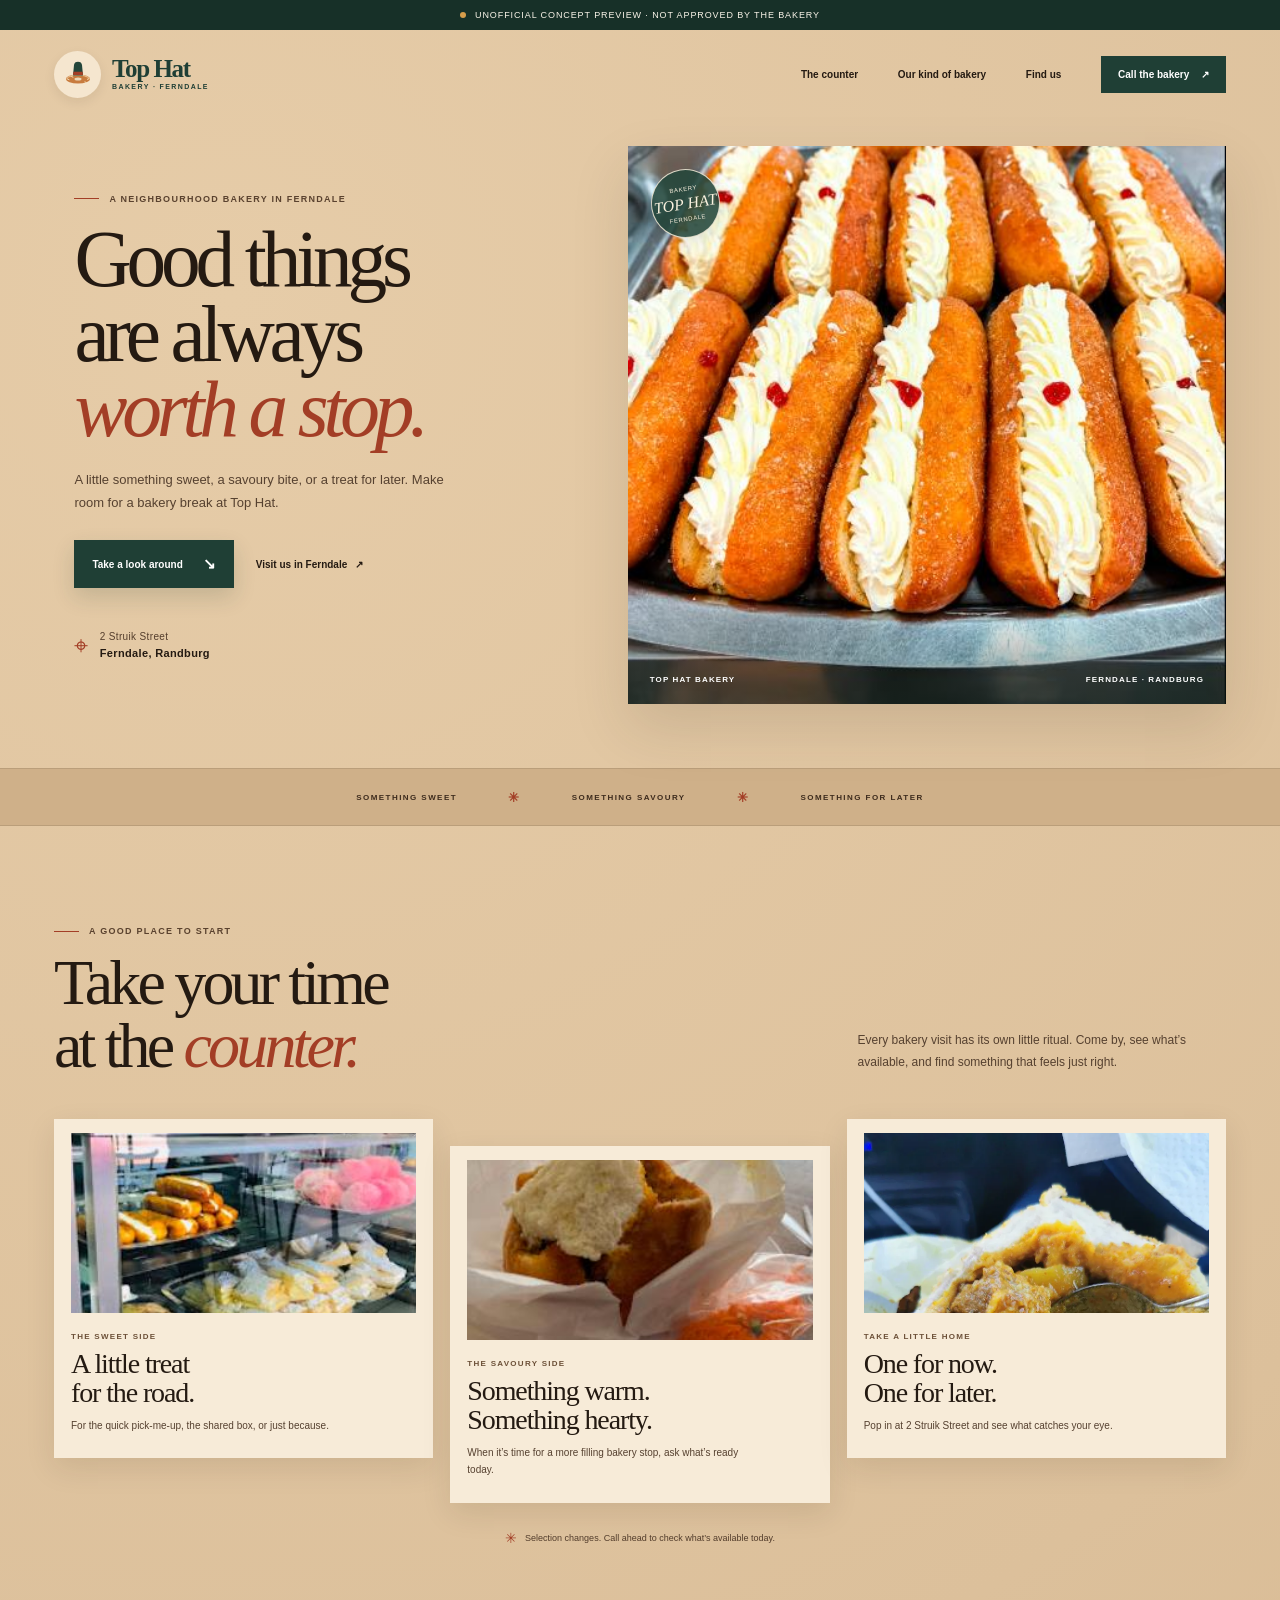
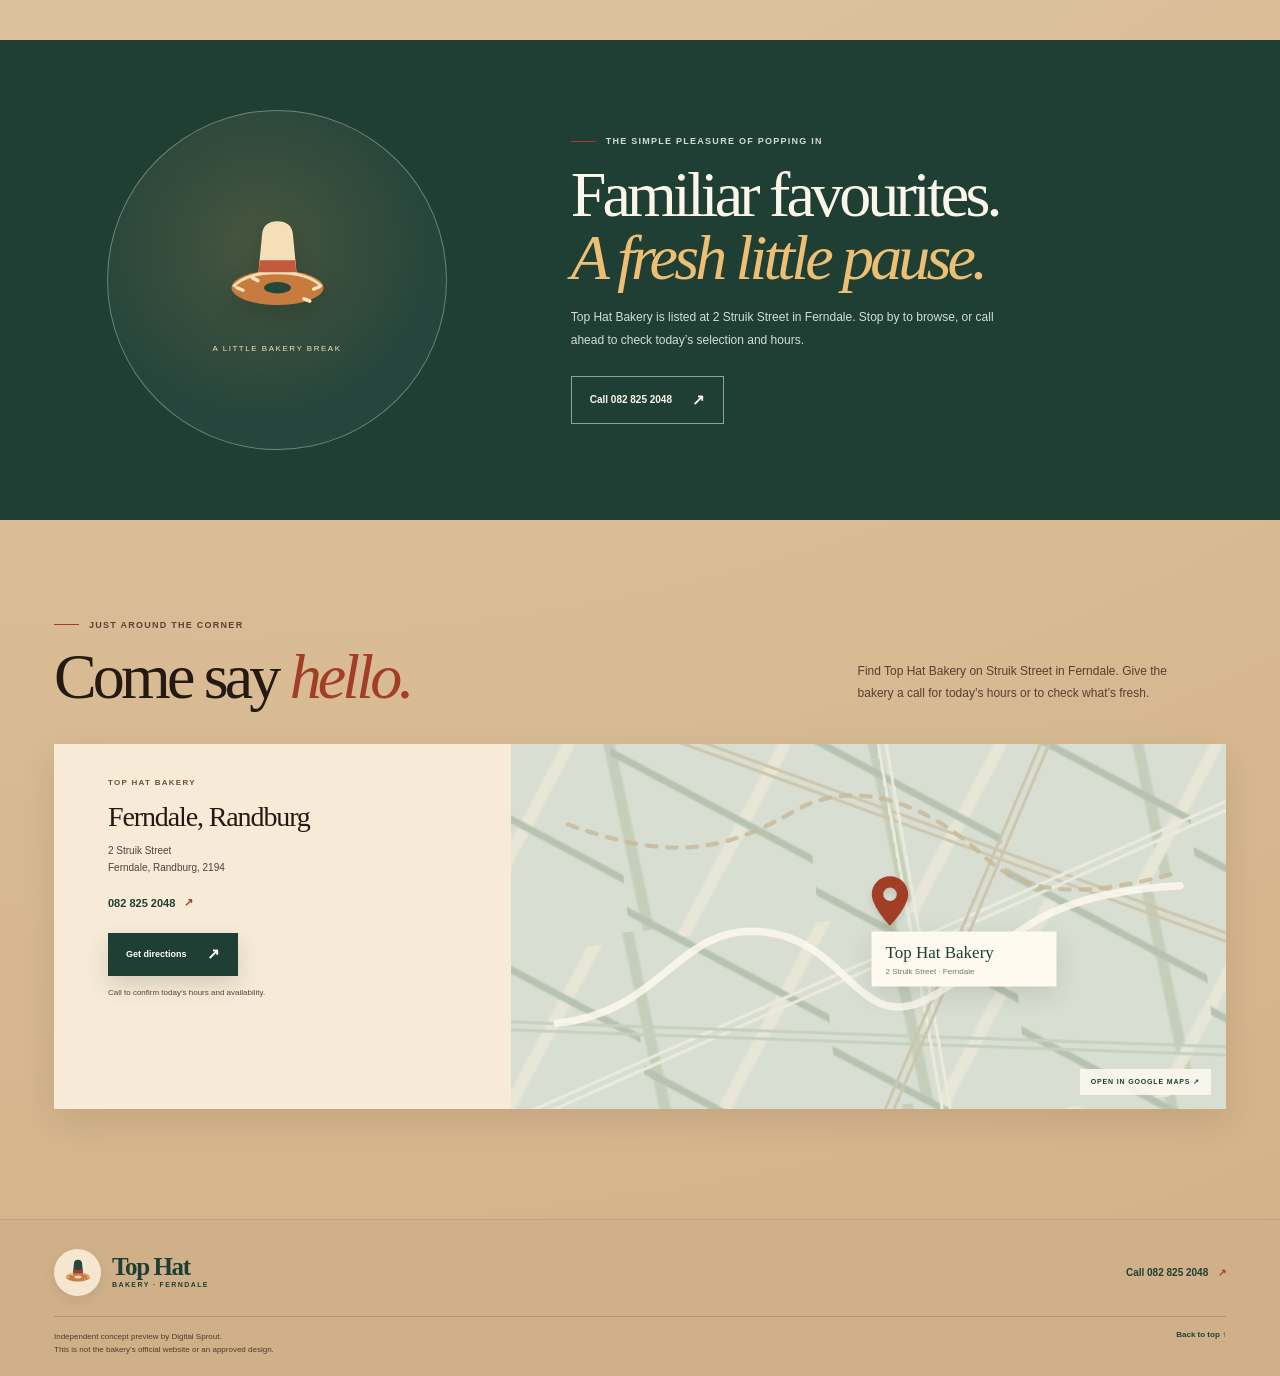
<file: top-hat-bakery/index.html>
<!doctype html>
<html lang="en-ZA">
  <head>
    <meta charset="utf-8">
    <meta name="viewport" content="width=device-width, initial-scale=1">
    <meta name="theme-color" content="#dcc09b">
    <meta name="description" content="An unofficial website concept for Top Hat Bakery in Ferndale, Randburg.">
    <title>Top Hat Bakery — A little something lovely</title>
    <link rel="stylesheet" href="styles.css?v=2">
    <script src="script.js" defer></script>
  </head>
  <body>
    <a class="skip-link" href="#main">Skip to content</a>

    <div class="concept-note" role="note"><span aria-hidden="true"></span> Unofficial concept preview · not approved by the bakery</div>

    <header class="site-header">
      <a class="brand" href="#top" aria-label="Top Hat Bakery concept home">
        <span class="brand-mark" aria-hidden="true">
          <svg viewBox="0 0 64 64"><ellipse cx="32" cy="42" rx="24" ry="9" fill="#c87b3e"/><path d="M9 41.5c4.2-4.9 13-7.4 23-7.4s18.8 2.5 23 7.4" fill="none" stroke="#f5dcae" stroke-width="1.6"/><path d="m11 42 3 1.3m5-6.4 2.8 1.4m29 4.4 3-1.2m-8 6.3 3 1.2" fill="none" stroke="#f7e4bb" stroke-width="1.8" stroke-linecap="round"/><ellipse cx="32" cy="42" rx="7" ry="3" fill="#ead8b9"/><path d="M22 35 24 14c.4-4.2 3.3-6.6 8-6.6s7.6 2.4 8 6.6l2 21H22Z" fill="#24463b"/><path class="hat-band" d="M22.8 27.7h18.4l.6 6.2H22.2z"/></svg>
        </span>
        <span class="brand-copy"><strong>Top Hat</strong><small>BAKERY · FERNDALE</small></span>
      </a>

      <button class="menu-toggle" type="button" aria-expanded="false" aria-controls="main-nav" aria-label="Open navigation"><span></span><span></span></button>
      <nav class="main-nav" id="main-nav" aria-label="Main navigation">
        <a href="#counter">The counter</a>
        <a href="#about">Our kind of bakery</a>
        <a href="#visit">Find us</a>
        <a class="nav-call" href="tel:+27828252048">Call the bakery <span aria-hidden="true">↗</span></a>
      </nav>
    </header>

    <main id="main">
      <section class="hero" id="top" aria-labelledby="hero-title">
        <div class="hero-copy reveal">
          <p class="eyebrow"><span></span> A neighbourhood bakery in Ferndale</p>
          <h1 id="hero-title">Good things<br>are always <em>worth a stop.</em></h1>
          <p class="hero-intro">A little something sweet, a savoury bite, or a treat for later. Make room for a bakery break at Top Hat.</p>
          <div class="hero-actions">
            <a class="button button-primary" href="#counter">Take a look around <span aria-hidden="true">↘</span></a>
            <a class="text-link" href="#visit">Visit us in Ferndale <span aria-hidden="true">↗</span></a>
          </div>
          <div class="hero-address"><span class="address-mark" aria-hidden="true">⌖</span><span>2 Struik Street<br><strong>Ferndale, Randburg</strong></span></div>
        </div>

        <figure class="hero-art reveal">
          <img src="assets/hero-eclairs.jpg" alt="Cream-filled pastries displayed at the bakery">
          <figcaption><span>TOP HAT BAKERY</span><span>FERNDALE · RANDBURG</span></figcaption>
          <span class="art-stamp" aria-hidden="true"><span>BAKERY</span><strong>TOP HAT</strong><span>FERNDALE</span></span>
        </figure>
      </section>

      <div class="ticker" aria-label="Bakery favourites"><span>Something sweet</span><i aria-hidden="true">✳</i><span>Something savoury</span><i aria-hidden="true">✳</i><span>Something for later</span></div>

      <section class="counter section-pad" id="counter" aria-labelledby="counter-title">
        <div class="section-heading reveal">
          <div><p class="eyebrow"><span></span> A good place to start</p><h2 id="counter-title">Take your time<br>at the <em>counter.</em></h2></div>
          <p>Every bakery visit has its own little ritual. Come by, see what’s available, and find something that feels just right.</p>
        </div>

        <div class="counter-grid">
          <article class="counter-card reveal">
            <div class="card-illustration sweet"><img src="assets/counter-display.jpg" alt="Display counter filled with sweet pastries, slices and treats" loading="lazy"></div>
            <p class="card-kicker">THE SWEET SIDE</p><h3>A little treat<br>for the road.</h3><p>For the quick pick-me-up, the shared box, or just because.</p>
          </article>
          <article class="counter-card reveal">
            <div class="card-illustration savoury"><img src="assets/counter-savoury.jpg" alt="Warm savoury bakery bunny chow served with grated carrot salad" loading="lazy"></div>
            <p class="card-kicker">THE SAVOURY SIDE</p><h3>Something warm.<br>Something hearty.</h3><p>When it’s time for a more filling bakery stop, ask what’s ready today.</p>
          </article>
          <article class="counter-card reveal">
            <div class="card-illustration share"><img src="assets/counter-treat-box.webp" alt="Hearty takeaway curry bunny chow from the bakery" loading="lazy"></div>
            <p class="card-kicker">TAKE A LITTLE HOME</p><h3>One for now.<br>One for later.</h3><p>Pop in at 2 Struik Street and see what catches your eye.</p>
          </article>
        </div>
        <p class="counter-note"><span aria-hidden="true">✳</span> Selection changes. Call ahead to check what’s available today.</p>
      </section>

      <section class="about" id="about" aria-labelledby="about-title">
        <div class="about-inner section-pad">
          <div class="about-seal" aria-hidden="true"><svg viewBox="0 0 64 64"><ellipse cx="32" cy="42" rx="24" ry="9" fill="#c87b3e"/><path d="M9 41.5c4.2-4.9 13-7.4 23-7.4s18.8 2.5 23 7.4" fill="none" stroke="#f5dcae" stroke-width="1.6"/><path d="m11 42 3 1.3m5-6.4 2.8 1.4m29 4.4 3-1.2m-8 6.3 3 1.2" fill="none" stroke="#f7e4bb" stroke-width="1.8" stroke-linecap="round"/><ellipse cx="32" cy="42" rx="7" ry="3" fill="#24463b"/><path d="M22 35 24 14c.4-4.2 3.3-6.6 8-6.6s7.6 2.4 8 6.6l2 21H22Z" fill="#f5dfb8"/><path class="seal-band" d="M22.8 27.7h18.4l.6 6.2H22.2z"/></svg><span>A LITTLE BAKERY BREAK</span></div>
          <div class="about-copy reveal">
            <p class="eyebrow eyebrow-light"><span></span> The simple pleasure of popping in</p>
            <h2 id="about-title">Familiar favourites.<br><em>A fresh little pause.</em></h2>
            <p>Top Hat Bakery is listed at 2 Struik Street in Ferndale. Stop by to browse, or call ahead to check today’s selection and hours.</p>
            <a class="button button-light" href="tel:+27828252048">Call 082 825 2048 <span aria-hidden="true">↗</span></a>
          </div>
        </div>
      </section>

      <section class="visit section-pad" id="visit" aria-labelledby="visit-title">
        <div class="section-heading visit-heading reveal">
          <div><p class="eyebrow"><span></span> Just around the corner</p><h2 id="visit-title">Come say <em>hello.</em></h2></div>
          <p>Find Top Hat Bakery on Struik Street in Ferndale. Give the bakery a call for today’s hours or to check what’s fresh.</p>
        </div>
        <div class="visit-card reveal">
          <div class="visit-details">
            <p class="card-kicker">TOP HAT BAKERY</p>
            <h3>Ferndale, Randburg</h3>
            <p>2 Struik Street<br>Ferndale, Randburg, 2194</p>
            <a class="phone-link" href="tel:+27828252048">082 825 2048 <span aria-hidden="true">↗</span></a>
            <div class="visit-actions">
              <a class="button button-primary" href="https://www.google.com/maps/search/?api=1&amp;query=Top%20Hat%20Bakery%202%20Struik%20Street%20Ferndale%20Randburg" target="_blank" rel="noopener noreferrer">Get directions <span aria-hidden="true">↗</span></a>
              <p>Call to confirm today’s hours and availability.</p>
            </div>
          </div>
          <a class="map-card" href="https://www.google.com/maps/search/?api=1&amp;query=Top%20Hat%20Bakery%202%20Struik%20Street%20Ferndale%20Randburg" target="_blank" rel="noopener noreferrer" aria-label="Open directions to Top Hat Bakery in Google Maps">
            <div class="map-lines" aria-hidden="true"><span></span><span></span><span></span><span></span><span></span></div>
            <svg class="map-route" viewBox="0 0 540 340" aria-hidden="true"><path d="M-20 260C80 250 92 166 173 175s88 103 160 58 83-93 227-101"/><path d="M-10 75c95 34 144 26 210-12s136 3 178 42 96 37 180 15"/></svg>
            <span class="map-pin"><svg viewBox="0 0 30 40"><path d="M15 1C7.3 1 1 7.2 1 14.8 1 24.7 15 39 15 39s14-14.3 14-24.2C29 7.2 22.7 1 15 1Zm0 19a5.2 5.2 0 1 1 0-10.4A5.2 5.2 0 0 1 15 20Z"/></svg></span>
            <span class="map-label"><strong>Top Hat Bakery</strong><small>2 Struik Street · Ferndale</small></span>
            <span class="map-caption">OPEN IN GOOGLE MAPS ↗</span>
          </a>
        </div>
      </section>
    </main>

    <footer class="site-footer">
      <div class="footer-top">
        <a class="brand" href="#top" aria-label="Back to Top Hat Bakery concept home"><span class="brand-mark" aria-hidden="true"><svg viewBox="0 0 64 64"><ellipse cx="32" cy="42" rx="24" ry="9" fill="#c87b3e"/><path d="M9 41.5c4.2-4.9 13-7.4 23-7.4s18.8 2.5 23 7.4" fill="none" stroke="#f5dcae" stroke-width="1.6"/><path d="m11 42 3 1.3m5-6.4 2.8 1.4m29 4.4 3-1.2m-8 6.3 3 1.2" fill="none" stroke="#f7e4bb" stroke-width="1.8" stroke-linecap="round"/><ellipse cx="32" cy="42" rx="7" ry="3" fill="#ead8b9"/><path d="M22 35 24 14c.4-4.2 3.3-6.6 8-6.6s7.6 2.4 8 6.6l2 21H22Z" fill="#24463b"/><path class="hat-band" d="M22.8 27.7h18.4l.6 6.2H22.2z"/></svg></span><span class="brand-copy"><strong>Top Hat</strong><small>BAKERY · FERNDALE</small></span></a>
        <a class="footer-call" href="tel:+27828252048">Call 082 825 2048 <span aria-hidden="true">↗</span></a>
      </div>
      <div class="footer-bottom"><p>Independent concept preview by Digital Sprout.<br>This is not the bakery’s official website or an approved design.</p><a href="#top">Back to top ↑</a></div>
    </footer>
  </body>
</html>
</file>
<file: aura-hatfield/styles.css>
:root {
  color-scheme: dark;
  --ink: #f2eee7;
  --espresso: #181311;
  --espresso-soft: #25201d;
  --cream: #f2eee7;
  --paper: #302824;
  --gold: #c4a174;
  --gold-light: #dfc99d;
  --muted: #b9ada0;
  --serif: "Playfair Display", Georgia, serif;
  --sans: "DM Sans", "Segoe UI", sans-serif;
  --content: 1240px;
}

* { box-sizing: border-box; }
html { scroll-behavior: smooth; scroll-padding-top: 30px; }
body { margin: 0; background: var(--espresso-soft); color: var(--ink); font-family: var(--sans); -webkit-font-smoothing: antialiased; }
a { color: inherit; }
img { display: block; max-width: 100%; }
button, a { -webkit-tap-highlight-color: transparent; }
::selection { background: var(--gold); color: var(--espresso); }

.skip-link { position: fixed; z-index: 100; top: 12px; left: 12px; padding: 12px 16px; transform: translateY(-160%); background: var(--gold-light); color: var(--espresso); }
.skip-link:focus { transform: translateY(0); }
.concept-note { min-height: 29px; display: flex; justify-content: center; align-items: center; gap: 8px; padding: 7px 12px; background: var(--espresso); color: #c8bdb0; font-size: .62rem; font-weight: 600; letter-spacing: .13em; text-align: center; text-transform: uppercase; }
.concept-note span { color: var(--gold); }

.site-header { position: relative; z-index: 10; min-height: 88px; display: flex; align-items: center; justify-content: space-between; gap: 28px; padding: 0 clamp(24px, 7vw, 108px); background: var(--espresso); }
.brand { display: inline-flex; align-items: center; gap: 11px; text-decoration: none; }
.brand-logo { display: block; width: 132px; height: 64px; object-fit: contain; }
.main-nav { display: flex; align-items: center; gap: clamp(23px, 4vw, 54px); }
.main-nav a { color: #d3c7ba; font-size: .76rem; font-weight: 600; text-decoration: none; transition: color .2s ease; }
.main-nav a:hover { color: var(--gold-light); }
.main-nav .nav-directions { min-height: 43px; display: inline-flex; align-items: center; gap: 24px; padding: 0 17px; border: 1px solid rgba(242, 238, 231, .34); border-radius: 999px; color: var(--ink); }
.main-nav .nav-directions span { color: var(--gold-light); font-size: .95rem; }
.menu-toggle { display: none; }

.hero { --hero-width: min(43vw, 490px); --hero-right: clamp(36px, 8vw, 124px); --hero-height: min(710px, calc(100svh - 200px)); position: relative; height: clamp(630px, calc(100svh - 117px), 850px); min-height: clamp(630px, calc(100svh - 117px), 850px); overflow: hidden; isolation: isolate; background: radial-gradient(ellipse at 77% 45%, rgba(145, 101, 52, .2), transparent 35%), radial-gradient(ellipse at 7% 12%, rgba(116, 72, 45, .14), transparent 38%), #181311; color: var(--cream); }
.hero::before { position: absolute; z-index: 0; top: 50%; right: calc(var(--hero-right) - 13px); width: var(--hero-width); height: var(--hero-height); border: 1px solid rgba(223, 201, 157, .44); transform: translateY(calc(-50% - 13px)); content: ""; pointer-events: none; }
.hero-image { position: absolute; z-index: 1; top: 50%; right: var(--hero-right); width: var(--hero-width); height: var(--hero-height); border: 1px solid rgba(223, 201, 157, .52); border-radius: 2px; box-shadow: 0 30px 88px rgba(0, 0, 0, .52), 0 0 64px rgba(196, 161, 116, .12); object-fit: cover; object-position: center; transform: translateY(-50%); animation: hero-arrive 1.2s cubic-bezier(.2,.65,.3,1) both; }
.hero-shade { position: absolute; z-index: 2; inset: 0; background: linear-gradient(90deg, rgba(24, 19, 17, .1), transparent 46%, rgba(24, 19, 17, .06) 72%, rgba(24, 19, 17, .25)), linear-gradient(0deg, rgba(24, 19, 17, .75), transparent 25%); pointer-events: none; }
.hero-art-label { position: absolute; z-index: 3; top: 54px; right: calc(var(--hero-right) + 18px); display: inline-flex; align-items: center; gap: 9px; padding: 9px 12px; border: 1px solid rgba(242, 238, 231, .26); border-radius: 999px; background: rgba(24, 19, 17, .48); color: #f2eee7; font-size: .54rem; font-weight: 700; letter-spacing: .16em; backdrop-filter: blur(8px); }
.hero-art-label i { width: 5px; height: 5px; border-radius: 50%; background: var(--gold-light); box-shadow: 0 0 12px rgba(223, 201, 157, .9); }
.hero-copy { position: relative; z-index: 3; width: min(var(--content), 100%); min-height: inherit; display: flex; flex-direction: column; justify-content: center; align-items: flex-start; margin: auto; padding: 70px clamp(30px, 7.2vw, 112px) 118px; }
.eyebrow { display: flex; align-items: center; gap: 13px; margin: 0 0 24px; color: var(--gold-light); font-size: .65rem; font-weight: 700; letter-spacing: .2em; }
.eyebrow > span { width: 31px; height: 1px; background: currentColor; }
.hero h1, .section-intro h2, .visit-copy h2 { margin: 0; font-family: var(--serif); font-size: clamp(4.6rem, 9vw, 8.2rem); font-weight: 400; letter-spacing: -.065em; line-height: .94; }
.hero h1 em, .section-intro h2 em, .editorial-copy h3 em, .visit-copy h2 em { color: var(--gold-light); font-weight: 400; }
.hero-intro { max-width: 390px; margin: 24px 0 32px; color: #e2d9cd; font-size: .97rem; line-height: 1.8; }
.hero-actions { display: flex; flex-wrap: wrap; gap: 11px; }
.button { min-height: 51px; display: inline-flex; align-items: center; justify-content: center; gap: 24px; padding: 0 19px; border: 1px solid transparent; border-radius: 999px; font-size: .74rem; font-weight: 700; text-decoration: none; transition: transform .25s ease, background .25s ease, color .25s ease, border-color .25s ease; }
.button:hover { transform: translateY(-2px); }
.button span { font-size: .98rem; }
.button-gold { background: var(--gold-light); color: var(--espresso); }
.button-gold:hover { background: #f0ddb4; }
.button-quiet { border-color: rgba(242, 238, 231, .55); background: rgba(24, 19, 17, .16); color: var(--cream); }
.button-quiet:hover { border-color: var(--cream); background: rgba(24, 19, 17, .44); }
.hero-caption { position: absolute; z-index: 3; right: clamp(30px, 7.2vw, 112px); bottom: 31px; left: clamp(30px, 7.2vw, 112px); display: flex; justify-content: space-between; gap: 20px; color: rgba(242, 238, 231, .77); font-size: .56rem; font-weight: 700; letter-spacing: .15em; }
.photo-credit, .image-credit { color: rgba(242, 238, 231, .72); font-size: .58rem; letter-spacing: .02em; text-decoration: none; }
.photo-credit:hover, .image-credit:hover { color: white; text-decoration: underline; text-underline-offset: 3px; }

.section-pad { width: min(var(--content), 100%); margin: 0 auto; padding-right: clamp(24px, 7.2vw, 112px); padding-left: clamp(24px, 7.2vw, 112px); }
.experience { padding-top: clamp(105px, 12vw, 170px); padding-bottom: 88px; }
.section-intro { display: grid; grid-template-columns: 1fr minmax(220px, .7fr); align-items: end; column-gap: 65px; margin-bottom: 62px; }
.section-intro .eyebrow { grid-column: 1 / -1; margin-bottom: 22px; }
.eyebrow-dark { color: var(--gold-light); }
.section-intro h2, .visit-copy h2 { color: var(--ink); font-size: clamp(4rem, 7.2vw, 6.2rem); }
.section-intro h2 em { color: var(--gold-light); }
.intro-aside { display: flex; align-items: flex-start; gap: 17px; padding-bottom: 6px; }
.intro-aside p { max-width: 360px; margin: 0; color: #c4b8aa; font-size: .9rem; line-height: 1.8; }
.ornament { color: var(--gold-light); font-size: 1.35rem; line-height: 1.2; }
.editorial-grid { display: grid; grid-template-columns: 1.04fr .96fr; gap: clamp(25px, 5.3vw, 76px); align-items: stretch; }
.editorial-photo { position: relative; overflow: hidden; margin: 0; background: #342821; }
.editorial-photo::after, .visit-image-wrap::after { position: absolute; inset: 45% 0 0; background: linear-gradient(0deg, rgba(22, 17, 14, .66), transparent); content: ""; pointer-events: none; }
.editorial-photo img, .visit-image-wrap img { width: 100%; height: 100%; object-fit: cover; transition: transform .8s cubic-bezier(.2,.65,.3,1); }
.editorial-photo:hover img { transform: scale(1.025); }
.editorial-photo-tall { min-height: 660px; }
.editorial-photo-tall img { position: absolute; inset: 0; }
.editorial-photo figcaption { position: absolute; z-index: 1; right: 24px; bottom: 25px; left: 24px; display: flex; justify-content: space-between; color: #fff8ee; font-size: .58rem; font-weight: 700; letter-spacing: .15em; }
.image-credit { position: absolute; z-index: 2; right: 24px; bottom: 48px; }
.editorial-side { display: flex; flex-direction: column; justify-content: space-between; gap: 40px; }
.editorial-copy { padding: clamp(8px, 2vw, 26px) 0 4px; }
.small-index { color: var(--gold-light); font-size: .58rem; font-weight: 700; letter-spacing: .19em; }
.editorial-copy h3 { margin: 28px 0 18px; font-family: var(--serif); font-size: clamp(2.8rem, 4.6vw, 4.3rem); font-weight: 400; letter-spacing: -.055em; line-height: 1.03; }
.editorial-copy h3 em { color: var(--gold-light); }
.editorial-copy p { max-width: 390px; margin: 0 0 21px; color: #c4b8aa; font-size: .88rem; line-height: 1.85; }
.text-link { display: inline-flex; align-items: center; gap: 20px; color: var(--ink); font-size: .72rem; font-weight: 700; text-decoration: none; }
.text-link span { color: var(--gold-light); font-size: .98rem; transition: transform .2s ease; }
.text-link:hover span { transform: translate(3px, 3px); }
.editorial-photo-wide { height: 300px; }
.editorial-photo-wide img { position: absolute; inset: 0; }
.closing-line { display: flex; align-items: center; justify-content: center; gap: 20px; margin-top: 78px; color: #c4b8aa; }
.closing-line > span { width: 42px; height: 1px; background: rgba(157, 117, 73, .55); }
.closing-line p { margin: 0; font-family: var(--serif); font-size: clamp(1.05rem, 2vw, 1.4rem); text-align: center; }
.closing-line em { color: var(--gold-light); }

.visit { display: grid; grid-template-columns: 1.08fr .92fr; min-height: 600px; margin-top: 20px; background: var(--espresso); color: var(--cream); }
.visit-image-wrap { position: relative; min-height: 600px; overflow: hidden; background: #403128; }
.visit-image-wrap img { position: absolute; inset: 0; }
.visit-image-wrap::after { background: linear-gradient(90deg, transparent 70%, rgba(24, 19, 17, .25)); }
.visit-image-wrap .image-credit { right: 26px; bottom: 24px; }
.visit-copy { align-self: center; max-width: 590px; padding: 75px clamp(38px, 7vw, 100px); }
.visit-copy .eyebrow { margin-bottom: 23px; }
.visit-copy h2 { color: var(--cream); font-size: clamp(4rem, 7vw, 6.5rem); }
.visit-copy h2 em { color: var(--gold-light); }
.visit-lede { max-width: 340px; margin: 23px 0 26px; color: #c7bbb0; font-size: .9rem; line-height: 1.75; }
.visit-copy address { margin-bottom: 27px; color: #f0e8dd; font-family: var(--serif); font-size: 1.27rem; font-style: normal; line-height: 1.6; }
.address-note { max-width: 310px; margin: 16px 0 0; color: #9e9184; font-size: .65rem; line-height: 1.6; }
.site-footer { min-height: 142px; display: flex; align-items: center; justify-content: space-between; gap: 28px; padding: 28px clamp(24px, 7vw, 108px); background: var(--espresso); color: #b7aa9d; border-top: 1px solid rgba(242, 238, 231, .12); }
.footer-brand { display: inline-flex; align-items: center; gap: 12px; color: var(--cream); text-decoration: none; }
.footer-brand img { display: block; width: 126px; height: 62px; object-fit: contain; }
.site-footer p { margin: 0; color: #9e9184; font-size: .65rem; line-height: 1.7; text-align: center; }
.back-top { color: #d6c6af; font-size: .7rem; font-weight: 600; text-decoration: none; }
.back-top:hover { color: white; }

.reveal { opacity: 1; transform: none; }
.js-ready .reveal { opacity: 0; transform: translateY(18px); transition: opacity .7s ease, transform .7s cubic-bezier(.2,.65,.3,1); }
.js-ready .reveal.is-visible { opacity: 1; transform: translateY(0); }
.image-fallback { display: grid; place-items: center; background: radial-gradient(circle at 30% 25%, #6e4e36, #2b211b 70%); }
.image-fallback img { display: none; }
.image-fallback::before { position: absolute; z-index: 1; top: 50%; left: 50%; color: rgba(238, 220, 187, .8); font-family: var(--serif); font-size: 1rem; letter-spacing: .12em; text-align: center; transform: translate(-50%, -50%); content: "AURA"; }

@keyframes hero-arrive { from { opacity: .45; transform: translateY(-50%) scale(1.025); } to { opacity: 1; transform: translateY(-50%) scale(1); } }
@keyframes hero-arrive-mobile { from { opacity: .5; transform: scale(1.02); } to { opacity: 1; transform: none; } }

@media (min-width: 1500px) {
  .hero-copy { width: min(1440px, 100%); }
}
@media (max-width: 900px) {
  .site-header { min-height: 78px; padding-right: 28px; padding-left: 28px; }
  .main-nav { gap: 22px; }
  .hero { --hero-width: min(45vw, 420px); --hero-right: 34px; --hero-height: min(624px, calc(100svh - 160px)); height: min(760px, max(700px, calc(100svh - 90px))); min-height: 700px; }
  .hero-copy { padding-left: 7vw; }
  .section-intro { grid-template-columns: 1fr .7fr; column-gap: 32px; }
  .editorial-photo-tall { min-height: 590px; }
  .visit { grid-template-columns: 1fr .95fr; }
  .visit-image-wrap { min-height: 560px; }
  .visit-copy { padding-right: 34px; padding-left: 42px; }
}
@media (max-width: 680px) {
  .concept-note { min-height: 31px; font-size: .54rem; letter-spacing: .1em; }
  .site-header { min-height: 72px; padding: 0 20px; }
  .brand { gap: 8px; }
  .brand-logo { width: 108px; height: 53px; }
  .menu-toggle { width: 44px; height: 44px; display: grid; align-content: center; justify-items: center; gap: 6px; border: 1px solid rgba(242, 238, 231, .3); border-radius: 50%; background: transparent; }
  .menu-toggle span { width: 16px; height: 1px; background: var(--ink); transition: transform .2s ease; }
  .menu-toggle[aria-expanded="true"] span:first-child { transform: translateY(3.5px) rotate(45deg); }
  .menu-toggle[aria-expanded="true"] span:last-child { transform: translateY(-3.5px) rotate(-45deg); }
  .main-nav { position: absolute; top: calc(100% - 1px); right: 0; left: 0; display: none; align-items: stretch; gap: 0; padding: 8px 20px 18px; background: var(--espresso-soft); box-shadow: 0 16px 20px rgba(0, 0, 0, .35); }
  .main-nav.is-open { display: flex; flex-direction: column; }
  .main-nav a { padding: 14px 4px; border-bottom: 1px solid rgba(242, 238, 231, .12); }
  .main-nav .nav-directions { min-height: 44px; justify-content: space-between; margin-top: 12px; padding: 0 15px; border: 1px solid rgba(242, 238, 231, .3); }
  .hero { --hero-width: 100%; --hero-right: 0px; --hero-height: 100%; height: clamp(610px, calc(100svh - 103px), 760px); min-height: clamp(610px, calc(100svh - 103px), 760px); }
  .hero::before { display: none; }
  .hero-image { top: 0; right: 0; width: 100%; height: 100%; border: 0; box-shadow: none; object-position: center 42%; transform: none; animation: hero-arrive-mobile 1.2s cubic-bezier(.2,.65,.3,1) both; }
  .hero-shade { background: linear-gradient(90deg, rgba(18, 14, 12, .78), rgba(18, 14, 12, .38) 100%), linear-gradient(0deg, rgba(18, 14, 12, .8), transparent 38%); }
  .hero-art-label { top: 24px; right: 22px; }
  .hero-copy { justify-content: center; padding: 40px 27px 98px; }
  .hero h1 { font-size: clamp(4.35rem, 17vw, 6.3rem); }
  .hero-intro { max-width: 300px; margin-top: 20px; font-size: .88rem; }
  .hero-actions { align-items: flex-start; flex-direction: column; gap: 9px; }
  .button { min-height: 48px; }
  .button-quiet { border-color: transparent; padding-left: 5px; }
  .hero-caption { right: 22px; bottom: 20px; left: 22px; font-size: .48rem; letter-spacing: .1em; }
  .hero-caption span:last-child { text-align: right; }
  .section-pad { padding-right: 23px; padding-left: 23px; }
  .experience { padding-top: 84px; padding-bottom: 66px; }
  .section-intro { display: block; margin-bottom: 38px; }
  .section-intro h2 { font-size: clamp(3.9rem, 16vw, 5.1rem); }
  .intro-aside { gap: 12px; margin-top: 24px; }
  .intro-aside p { font-size: .84rem; }
  .editorial-grid { grid-template-columns: 1fr; gap: 34px; }
  .editorial-photo-tall { min-height: 480px; }
  .editorial-side { gap: 30px; }
  .editorial-copy { padding: 0 2px; }
  .editorial-copy h3 { margin-top: 20px; font-size: 3.3rem; }
  .editorial-photo-wide { height: 280px; }
  .closing-line { gap: 11px; margin-top: 51px; }
  .closing-line > span { width: 23px; }
  .closing-line p { max-width: 230px; line-height: 1.5; }
  .visit { grid-template-columns: 1fr; margin-top: 0; }
  .visit-image-wrap { min-height: 390px; }
  .visit-copy { padding: 69px 26px 74px; }
  .visit-copy h2 { font-size: 5rem; }
  .site-footer { min-height: auto; flex-wrap: wrap; justify-content: space-between; gap: 20px 28px; padding: 27px 23px 32px; }
  .footer-brand img { width: 108px; height: 53px; }
  .site-footer p { order: 3; width: 100%; text-align: left; }
  .back-top { align-self: start; margin-top: 7px; }
}
@media (prefers-reduced-motion: reduce) {
  html { scroll-behavior: auto; }
  *, *::before, *::after { animation-duration: .01ms !important; animation-iteration-count: 1 !important; scroll-behavior: auto !important; transition-duration: .01ms !important; }
  .js-ready .reveal { opacity: 1; transform: none; }
}
</file>
<file: not-bread-alone/styles.css>
@charset "UTF-8";

:root {
  color-scheme: light;
  --paper: #f4efe5;
  --card: #fbf8f1;
  --sand: #eae1d0;
  --ink: #282c26;
  --muted: #72766c;
  --green: #314b3a;
  --green-deep: #23382c;
  --rust: #b9563c;
  --gold: #d7aa64;
  --line: rgba(40, 44, 38, .16);
  --serif: Georgia, "Times New Roman", serif;
  --sans: "Segoe UI", Arial, sans-serif;
  --content: 1240px;
}

*, *::before, *::after { box-sizing: border-box; }
html { scroll-behavior: smooth; scroll-padding-top: 88px; }
body { margin: 0; color: var(--ink); background: var(--paper); font-family: var(--sans); -webkit-font-smoothing: antialiased; }
a { color: inherit; }
a:focus-visible, button:focus-visible { outline: 3px solid var(--rust); outline-offset: 4px; }
img { display: block; max-width: 100%; }
.skip-link { position: fixed; z-index: 20; top: 8px; left: 8px; padding: 12px 16px; color: white; background: var(--green-deep); transform: translateY(-150%); }
.skip-link:focus { transform: translateY(0); }

.concept-banner { min-height: 30px; display: flex; justify-content: center; align-items: center; gap: 9px; padding: 6px 14px; color: #f7f2e7; background: var(--green-deep); text-align: center; text-transform: uppercase; letter-spacing: .095em; font-size: 9px; }
.concept-banner span { width: 6px; height: 6px; flex: 0 0 6px; border-radius: 50%; background: var(--gold); }
.site-header { position: relative; z-index: 5; min-height: 86px; max-width: var(--content); margin: 0 auto; padding: 0 34px; display: flex; align-items: center; justify-content: space-between; }
.brand { display: inline-flex; align-items: center; gap: 10px; color: var(--green); text-decoration: none; }
.brand-seal { width: 52px; height: 42px; overflow: hidden; flex: 0 0 52px; display: grid; place-items: center; border-radius: 50%; background: #e9e0d0; }
.brand-seal img { width: 100%; height: 100%; object-fit: cover; object-position: center; transform: scale(1.12); filter: grayscale(1) sepia(.95) saturate(1.8) contrast(1.35) brightness(.92); }
.brand-copy { display: flex; flex-direction: column; gap: 3px; }
.brand-name { font: 23px/.95 var(--serif); letter-spacing: -.05em; }
.brand-subtitle { font-size: 8px; font-weight: 700; letter-spacing: .18em; }
.main-nav { display: flex; align-items: center; gap: clamp(20px, 3.2vw, 46px); }
.main-nav a { color: #555c52; text-decoration: none; font-size: 11px; font-weight: 650; transition: color .2s ease; }
.main-nav a:hover, .quiet-link:hover, .footer-social:hover { color: var(--rust); }
.main-nav .nav-call { padding: 13px 16px; color: white; background: var(--green); transition: background .2s ease, transform .2s ease; }
.main-nav .nav-call span { padding-left: 8px; }
.main-nav .nav-call:hover { color: white; background: var(--rust); transform: translateY(-1px); }
.menu-toggle { display: none; }

.hero { max-width: var(--content); min-height: 740px; margin: 0 auto; padding: 34px 34px 64px; display: grid; grid-template-columns: .9fr 1.1fr; align-items: center; gap: clamp(30px, 5vw, 68px); }
.hero-copy { max-width: 480px; padding: 12px 0 0 4%; position: relative; z-index: 1; }
.eyebrow { display: flex; align-items: center; gap: 10px; margin: 0 0 18px; color: #687267; text-transform: uppercase; letter-spacing: .14em; font-size: 9px; font-weight: 750; }
.eyebrow > span { width: 25px; height: 1px; background: var(--rust); display: inline-block; }
h1, h2, h3, h4, p { margin-top: 0; }
.hero h1 { max-width: 540px; margin: 0 0 20px; font: 400 clamp(59px, 6.3vw, 84px)/.94 var(--serif); letter-spacing: -.067em; }
h1 em, h2 em { color: var(--rust); font-weight: 400; }
.hero h1 em { display: inline-block; color: #63392d; font-family: "Segoe Script", "Brush Script MT", "Lucida Handwriting", cursive; font-size: 1.08em; font-style: normal; letter-spacing: -.075em; line-height: .9; transform: rotate(-2deg); transform-origin: left center; }
.hero-intro { max-width: 350px; margin-bottom: 27px; color: var(--muted); font-size: 14px; line-height: 1.75; }
.hero-actions { display: flex; align-items: center; gap: 22px; flex-wrap: wrap; }
.button { min-height: 48px; padding: 0 18px; display: inline-flex; align-items: center; justify-content: center; gap: 21px; font-size: 10px; font-weight: 750; text-decoration: none; transition: transform .22s ease, background .22s ease, color .22s ease; }
.button:hover { transform: translateY(-2px); }
.button-dark { color: white; background: var(--green); border-radius: 2px; box-shadow: 0 9px 22px rgba(35,56,44,.16); }
.button-dark:hover { background: var(--rust); }
.button span { font-size: 15px; }
.quiet-link { display: inline-flex; align-items: center; gap: 8px; color: var(--ink); font-size: 10px; font-weight: 700; text-decoration: none; transition: color .2s ease; }
.hero-address { margin-top: 42px; display: flex; align-items: center; gap: 11px; color: #73786d; font-size: 10px; line-height: 1.6; letter-spacing: .04em; }
.hero-address strong { color: var(--ink); font-size: 11px; }
.address-pin { color: var(--rust); font-size: 24px; }
.hero-photo { align-self: stretch; position: relative; height: clamp(540px, 62vh, 660px); min-height: 0; margin: 0; overflow: hidden; background: var(--sand); isolation: isolate; box-shadow: 0 24px 58px rgba(42, 43, 36, .16); }
.hero-image { width: 100%; height: 100%; position: absolute; inset: 0; z-index: -1; object-fit: cover; object-position: center 51%; animation: photo-drift 18s ease-in-out infinite alternate; }

.specialty-strip { min-height: 55px; display: flex; justify-content: center; align-items: center; flex-wrap: wrap; gap: clamp(15px, 4vw, 54px); padding: 12px 20px; background: #e9e0d0; color: #586253; border-top: 1px solid rgba(40,44,38,.07); border-bottom: 1px solid rgba(40,44,38,.07); text-transform: uppercase; font-size: 8px; font-weight: 750; letter-spacing: .18em; }
.specialty-strip b { color: var(--rust); font-size: 13px; }
.section-pad { padding-left: max(34px, calc((100% - var(--content) + 68px) / 2)); padding-right: max(34px, calc((100% - var(--content) + 68px) / 2)); }
.counter { padding-top: 105px; padding-bottom: 93px; }
.section-heading { display: flex; justify-content: space-between; align-items: end; gap: 30px; margin-bottom: 44px; }
.section-heading .eyebrow { margin-bottom: 17px; }
h2 { margin: 0; font: 400 clamp(43px, 5vw, 64px)/.98 var(--serif); letter-spacing: -.062em; }
.section-heading > p { max-width: 335px; margin: 0 2% 4px 0; color: var(--muted); font-size: 12px; line-height: 1.8; }
.photo-grid { display: grid; grid-template-columns: repeat(3, minmax(0, 1fr)); gap: 19px; align-items: start; }
.photo-card { min-width: 0; background: var(--card); box-shadow: 0 9px 32px rgba(42,43,36,.055); transition: transform .25s ease, box-shadow .25s ease; }
.photo-card:hover { transform: translateY(-4px); box-shadow: 0 16px 36px rgba(42,43,36,.12); }
.photo-card-raised { margin-top: 38px; }
.photo-card-image { display: block; position: relative; overflow: hidden; aspect-ratio: 1.35; background: #ddd3c0; }
.photo-card-image img { width: 100%; height: 100%; object-fit: cover; filter: contrast(1.03) saturate(1.06); transition: transform .55s cubic-bezier(.2,.65,.25,1), filter .3s ease; }
.photo-card-image:hover img { transform: scale(1.045); filter: contrast(1.05) saturate(1.12); }
.photo-card-coffee img { object-position: center 55%; }
.image-number { position: absolute; left: 13px; top: 13px; width: 29px; height: 29px; display: grid; place-items: center; border-radius: 50%; color: var(--green); background: rgba(251,248,241,.94); font: 12px var(--serif); }
.image-corner { position: absolute; right: 13px; bottom: 13px; width: 31px; height: 31px; display: grid; place-items: center; border-radius: 50%; color: white; background: var(--green); font-size: 14px; transition: background .2s ease, transform .2s ease; }
.photo-card:hover .image-corner { background: var(--rust); transform: translate(2px,-2px); }
.photo-card-copy { padding: 20px 21px 22px; }
.card-kicker { margin: 0 0 10px; color: #7e7a69; font-size: 8px; font-weight: 750; letter-spacing: .16em; }
.photo-card h3 { margin: 0 0 9px; font: 400 27px/1.03 var(--serif); letter-spacing: -.045em; }
.photo-card-copy > p:last-child { max-width: 290px; margin: 0; color: #75776d; font-size: 10px; line-height: 1.7; }
.selection-note { display: flex; justify-content: center; align-items: center; gap: 9px; margin: 26px 0 0; color: #76796e; text-align: center; font-size: 9px; line-height: 1.6; }
.selection-note span { color: var(--rust); font-size: 15px; }

.about { position: relative; display: grid; grid-template-columns: 1.06fr .94fr; gap: 8%; align-items: center; padding-top: 86px; padding-bottom: 86px; color: var(--paper); background: var(--green); overflow: hidden; }
.about-image { min-height: 378px; position: relative; overflow: hidden; background: #405843; }
.about-image > img { width: 100%; height: 100%; position: absolute; inset: 0; object-fit: cover; object-position: center; filter: saturate(.92) contrast(1.04); transition: transform .7s ease; }
.about-image:hover > img { transform: scale(1.025); }
.about-image::after { content: ""; position: absolute; inset: 45% 0 0; background: linear-gradient(transparent, rgba(20,32,23,.55)); pointer-events: none; }
.about-image-label { position: absolute; z-index: 1; bottom: 17px; left: 19px; color: white; font-size: 8px; font-weight: 700; letter-spacing: .16em; }
.brand-photo-mark { position: absolute; z-index: 2; top: 17px; right: 17px; width: 61px; height: 48px; display: grid; place-items: center; overflow: hidden; border: 3px solid rgba(251,248,241,.88); border-radius: 50%; background: var(--paper); box-shadow: 0 5px 16px rgba(0,0,0,.15); }
.brand-photo-mark img { width: 100%; height: 100%; object-fit: cover; transform: scale(1.1); filter: grayscale(1) sepia(.95) saturate(1.8) contrast(1.35) brightness(.92); }
.about-copy { max-width: 465px; padding-right: 5%; position: relative; z-index: 1; }
.eyebrow-light { color: #d1d8ca; }
.about h2 { margin: 20px 0 17px; }
.about h2 em { color: #e4aa6b; }
.about-copy > p:not(.eyebrow) { max-width: 385px; margin-bottom: 25px; color: #d4d9ce; font-size: 12px; line-height: 1.8; }
.button-light { border: 1px solid rgba(244,239,229,.6); color: var(--paper); background: transparent; }
.button-light:hover { color: var(--green); background: var(--paper); }
.about-star { position: absolute; color: #d5a668; opacity: .84; }
.about-star-one { right: 7%; top: 12%; font-size: 22px; }
.about-star-two { left: 47%; bottom: 10%; font-size: 17px; }

.visit { padding-top: 105px; padding-bottom: 112px; }
.visit-heading { margin-bottom: 36px; }
.visit-heading .eyebrow { margin-bottom: 17px; }
.visit-card { display: grid; grid-template-columns: .82fr 1.18fr; min-height: 410px; background: var(--sand); }
.visit-details { padding: 35px clamp(25px, 4.7vw, 58px); }
.visit-details h3 { margin: 17px 0 5px; font: 400 29px var(--serif); letter-spacing: -.04em; }
.visit-area { margin-bottom: 15px; color: var(--muted); font-size: 10px; }
.phone-link { display: inline-flex; align-items: center; gap: 9px; color: var(--green); font-size: 11px; font-weight: 750; text-decoration: none; }
.phone-link span { color: var(--rust); }
.phone-link:hover { color: var(--rust); }
.hours { max-width: 300px; margin: 22px 0 17px; padding-top: 13px; border-top: 1px solid var(--line); }
.hours h4 { margin: 0 0 8px; color: #797666; text-transform: uppercase; font-size: 8px; letter-spacing: .13em; }
.hours dl { margin: 0; }
.hours dl > div { display: flex; justify-content: space-between; padding: 4px 0; color: #535a50; font-size: 9px; }
.hours dd { margin: 0; font-weight: 700; }
.hours-note { margin: 8px 0 0; color: #858274; font-size: 8px; line-height: 1.5; }
.map-button { width: 100%; max-width: 300px; min-height: 43px; justify-content: space-between; font-size: 9px; }
.map-art { display: block; position: relative; min-height: 410px; overflow: hidden; background: #dfe3d6; text-decoration: none; isolation: isolate; }
.map-grid { position: absolute; z-index: -2; inset: 0; opacity: .46; background-image: linear-gradient(35deg, transparent 47%, #afbea8 48%, #afbea8 51%, transparent 52%), linear-gradient(120deg, transparent 38%, #c6bda8 39%, #c6bda8 41%, transparent 42%), linear-gradient(80deg, transparent 72%, #b8c7b0 73%, #b8c7b0 76%, transparent 77%); background-size: 180px 155px, 210px 200px, 250px 210px; }
.map-paths { position: absolute; z-index: -1; inset: 0; width: 100%; height: 100%; }
.map-label { position: absolute; top: 43%; left: 45%; min-width: 183px; padding: 12px 15px 12px 12px; display: flex; align-items: center; gap: 10px; color: var(--green); background: #fffdf8; box-shadow: 0 10px 28px rgba(45,52,40,.15); transform: translate(-15%,-50%); transition: transform .22s ease; }
.map-label strong, .map-label small { display: block; }
.map-label strong { font: 15px var(--serif); }
.map-label small { margin-top: 3px; color: #797e70; font-size: 8px; }
.map-pin { width: 26px; height: 34px; color: var(--rust); flex: 0 0 26px; }
.map-pin svg { width: 100%; height: 100%; }
.map-tag { position: absolute; right: 5%; bottom: 7%; padding: 8px 10px; color: #626c60; background: rgba(251,248,241,.9); font-size: 7px; font-weight: 750; letter-spacing: .14em; }
.map-open { position: absolute; top: 16px; right: 16px; width: 34px; height: 34px; display: grid; place-items: center; border-radius: 50%; color: var(--green); background: #fffdf8; transition: transform .22s ease, background .22s ease; }
.map-art:hover .map-open { background: white; transform: translate(2px,-2px); }
.map-art:hover .map-label { transform: translate(-15%,-52%); }

.site-footer { padding: 30px max(34px, calc((100% - var(--content) + 68px) / 2)) 22px; background: #eae2d3; }
.footer-top, .footer-bottom { max-width: var(--content); margin: 0 auto; display: flex; justify-content: space-between; align-items: center; gap: 20px; }
.brand-footer .brand-seal { width: 44px; height: 36px; flex-basis: 44px; }
.brand-footer .brand-name { font-size: 19px; }
.footer-social, .back-top { color: #576257; text-decoration: none; font-size: 9px; font-weight: 650; transition: color .2s ease; }
.footer-social span { margin-left: 8px; color: var(--rust); }
.footer-bottom { align-items: flex-start; margin-top: 22px; padding-top: 14px; border-top: 1px solid var(--line); }
.footer-bottom p { margin: 0; color: #7c7d72; font-size: 8px; line-height: 1.65; }
.back-top { color: var(--green); }

.js .reveal { opacity: 0; transform: translateY(12px); transition: opacity .55s ease, transform .55s ease; }
.js .reveal.is-visible { opacity: 1; transform: translateY(0); }
.photo-card:nth-child(2) { transition-delay: .06s; }
.photo-card:nth-child(3) { transition-delay: .12s; }
@keyframes photo-drift { from { transform: scale(1.025) translateY(0); } to { transform: scale(1.055) translateY(-.25%); } }

@media (min-width: 1500px) {
  .hero { min-height: 780px; }
  .hero-photo { height: min(66vh, 700px); }
}

@media (max-width: 900px) {
  .site-header { padding: 0 24px; }
  .main-nav { gap: 17px; }
  .main-nav a { font-size: 10px; }
  .main-nav .nav-call { padding: 12px; }
  .hero { padding: 30px 24px 60px; gap: 28px; min-height: 700px; }
  .hero h1 { font-size: clamp(54px, 8vw, 72px); }
  .hero-photo { height: clamp(510px, 65vh, 590px); }
  .section-pad { padding-left: 24px; padding-right: 24px; }
  .counter, .visit { padding-top: 83px; padding-bottom: 82px; }
  .photo-grid { gap: 12px; }
  .photo-card-copy { padding: 17px 16px 19px; }
  .photo-card h3 { font-size: 24px; }
  .about { gap: 5%; padding-top: 70px; padding-bottom: 70px; }
  .about-image { min-height: 330px; }
  .visit-details { padding-left: 30px; padding-right: 30px; }
  .site-footer { padding-left: 24px; padding-right: 24px; }
}

@media (max-width: 680px) {
  html { scroll-padding-top: 72px; }
  .concept-banner { min-height: 34px; font-size: 7px; letter-spacing: .06em; }
  .site-header { min-height: 72px; padding: 0 18px; }
  .brand-seal { width: 45px; height: 37px; flex-basis: 45px; }
  .brand-name { font-size: 20px; }
  .brand-subtitle { font-size: 7px; }
  .menu-toggle { width: 42px; height: 42px; display: flex; flex-direction: column; align-items: center; justify-content: center; gap: 5px; border: 1px solid var(--line); border-radius: 50%; background: transparent; cursor: pointer; }
  .menu-toggle span { width: 15px; height: 1px; background: var(--green); transition: transform .2s ease; }
  .menu-toggle[aria-expanded="true"] span:first-child { transform: translateY(3px) rotate(45deg); }
  .menu-toggle[aria-expanded="true"] span:last-child { transform: translateY(-3px) rotate(-45deg); }
  .main-nav { display: none; position: absolute; top: calc(100% - 1px); left: 10px; right: 10px; padding: 13px; flex-direction: column; align-items: stretch; gap: 0; border: 1px solid var(--line); background: var(--paper); box-shadow: 0 14px 30px rgba(39,56,47,.12); }
  .main-nav.is-open { display: flex; }
  .main-nav a { padding: 13px 9px; border-bottom: 1px solid var(--line); font-size: 11px; }
  .main-nav a:last-child { margin-top: 8px; border: 0; text-align: center; }
  .main-nav .nav-call { padding: 13px; }
  .hero { display: flex; flex-direction: column; align-items: stretch; min-height: 0; padding: 38px 20px 48px; gap: 26px; }
  .hero-copy { padding: 0; }
  .hero-copy .eyebrow { margin-bottom: 18px; }
  .hero h1 { margin-bottom: 15px; font-size: clamp(54px, 14vw, 70px); }
  .hero h1 em { font-size: .94em; letter-spacing: -.07em; }
  .hero-intro { max-width: 380px; margin-bottom: 20px; font-size: 12px; }
  .hero-actions { gap: 17px; }
  .button { min-height: 45px; padding: 0 14px; gap: 16px; font-size: 9px; }
  .quiet-link { font-size: 9px; }
  .hero-address { margin-top: 24px; }
  .hero-photo { height: auto; min-height: 0; aspect-ratio: .88; }
  .hero-image { object-position: center 49%; }
  .specialty-strip { min-height: 47px; gap: 12px; padding: 9px 12px; font-size: 7px; letter-spacing: .12em; }
  .specialty-strip b { font-size: 10px; }
  .section-pad { padding-left: 20px; padding-right: 20px; }
  .counter { padding-top: 68px; padding-bottom: 62px; }
  .section-heading { display: block; margin-bottom: 26px; }
  .section-heading .eyebrow { margin-bottom: 14px; }
  h2 { font-size: 47px; }
  .section-heading > p { max-width: 350px; margin: 14px 0 0; font-size: 10px; }
  .photo-grid { grid-template-columns: 1fr; gap: 14px; }
  .photo-card-raised { margin-top: 0; }
  .photo-card { display: grid; grid-template-columns: .98fr 1.02fr; align-items: stretch; }
  .photo-card-image { min-height: 175px; height: 100%; aspect-ratio: auto; }
  .photo-card-copy { padding: 17px 15px 18px; align-self: center; }
  .card-kicker { margin-bottom: 8px; font-size: 7px; }
  .photo-card h3 { margin-bottom: 7px; font-size: 22px; }
  .photo-card-copy > p:last-child { font-size: 9px; }
  .image-number { width: 25px; height: 25px; top: 9px; left: 9px; font-size: 10px; }
  .image-corner { width: 27px; height: 27px; right: 9px; bottom: 9px; font-size: 12px; }
  .selection-note { align-items: flex-start; margin-top: 19px; font-size: 8px; }
  .about { display: flex; flex-direction: column; align-items: stretch; gap: 27px; padding-top: 53px; padding-bottom: 55px; }
  .about-image { min-height: 260px; order: 2; }
  .brand-photo-mark { width: 52px; height: 42px; top: 12px; right: 12px; }
  .about-copy { padding: 0; }
  .about h2 { margin: 17px 0 14px; font-size: 48px; }
  .about-copy > p:not(.eyebrow) { margin-bottom: 20px; font-size: 10px; }
  .about-star-one { right: 8%; top: 6%; font-size: 18px; }
  .about-star-two { display: none; }
  .visit { padding-top: 68px; padding-bottom: 72px; }
  .visit-heading { margin-bottom: 24px; }
  .visit-heading .eyebrow { margin-bottom: 14px; }
  .visit h2 { font-size: 48px; }
  .visit-card { grid-template-columns: 1fr; }
  .visit-details { padding: 24px 20px 25px; }
  .visit-details h3 { margin-top: 14px; font-size: 26px; }
  .hours { max-width: none; }
  .map-button { max-width: none; }
  .map-art { min-height: 270px; }
  .map-label { min-width: 163px; left: 41%; padding: 10px 11px; }
  .map-label strong { font-size: 13px; }
  .site-footer { padding: 24px 20px 18px; }
  .footer-top { align-items: flex-start; flex-direction: column; gap: 17px; }
  .footer-bottom { margin-top: 18px; padding-top: 12px; }
  .footer-bottom p, .back-top { font-size: 7px; }
  .footer-social { font-size: 8px; }
}

@media (prefers-reduced-motion: reduce) {
  *, *::before, *::after { scroll-behavior: auto !important; transition-duration: .01ms !important; animation-duration: .01ms !important; animation-iteration-count: 1 !important; }
  .js .reveal { opacity: 1; transform: none; }
}
</file>
<file: tonys-cake-boss-patisserie/styles.css>
@charset "UTF-8";
:root{color-scheme:light;--paper:#f7eee7;--paper-light:#fffaf5;--blush:#f1d5d4;--rose:#df878b;--rose-dark:#b74c63;--wine:#4b1e30;--wine-deep:#351523;--ink:#30242a;--muted:#7c6b70;--gold:#d4a96c;--line:rgba(75,30,48,.16);--serif:Georgia,"Times New Roman",serif;--sans:"Segoe UI",Arial,sans-serif;--content:1240px}
*,*::before,*::after{box-sizing:border-box}html{scroll-behavior:smooth;scroll-padding-top:90px}body{margin:0;color:var(--ink);background:var(--paper);font-family:var(--sans);-webkit-font-smoothing:antialiased}a{color:inherit}img,svg{display:block;max-width:100%}a:focus-visible,button:focus-visible{outline:3px solid var(--rose-dark);outline-offset:4px}h1,h2,h3,p{margin-top:0}.skip-link{position:fixed;z-index:40;top:8px;left:8px;padding:12px 16px;color:#fff;background:var(--wine);transform:translateY(-150%)}.skip-link:focus{transform:translateY(0)}
.concept-note{min-height:31px;display:flex;align-items:center;justify-content:center;gap:9px;padding:6px 12px;color:#fff4ed;background:var(--wine-deep);text-align:center;text-transform:uppercase;letter-spacing:.12em;font-size:8px;font-weight:700}.concept-note span{width:6px;height:6px;flex:0 0 6px;border-radius:50%;background:var(--gold)}
.site-header{position:relative;z-index:10;max-width:var(--content);min-height:88px;margin:0 auto;padding:0 34px;display:flex;align-items:center;justify-content:space-between}.brand{display:inline-flex;align-items:center;gap:11px;color:var(--wine);text-decoration:none}.brand-mark{width:48px;height:48px;display:grid;place-items:center}.brand-mark svg{width:100%;height:100%}.brand-copy{display:flex;flex-direction:column;gap:4px}.brand-copy strong{font:600 23px/.9 var(--serif);letter-spacing:-.045em}.brand-copy small{font-size:7px;font-weight:750;letter-spacing:.2em}.main-nav{display:flex;align-items:center;gap:clamp(18px,3vw,39px)}.main-nav a{font-size:10px;font-weight:650;text-decoration:none;transition:color .2s ease}.main-nav a:hover,.social-link:hover{color:var(--rose-dark)}.main-nav .nav-call{padding:13px 17px;color:#fff;background:var(--wine);transition:background .2s ease,transform .2s ease}.main-nav .nav-call:hover{color:#fff;background:var(--rose-dark);transform:translateY(-1px)}.nav-call span{padding-left:8px}.menu-toggle{display:none}
.hero{max-width:var(--content);min-height:665px;margin:0 auto;padding:30px 34px 68px;display:grid;grid-template-columns:.9fr 1.1fr;align-items:center;gap:clamp(35px,6vw,80px)}.hero-copy{position:relative;z-index:2;max-width:500px;padding-left:4%}.eyebrow{display:flex;align-items:center;gap:10px;margin:0 0 18px;color:#846d73;text-transform:uppercase;letter-spacing:.16em;font-size:9px;font-weight:750}.eyebrow>span{width:25px;height:1px;flex:0 0 25px;background:var(--rose-dark)}.hero h1{max-width:550px;margin:0 0 20px;font:400 clamp(62px,6.4vw,86px)/.92 var(--serif);letter-spacing:-.07em}.hero h1 em,h2 em{color:var(--rose-dark);font-weight:400}.hero-intro{max-width:410px;margin-bottom:25px;color:var(--muted);font-size:13px;line-height:1.85}.hero-actions{display:flex;gap:11px;flex-wrap:wrap}.button{min-height:47px;padding:0 17px;display:inline-flex;align-items:center;justify-content:center;gap:17px;font-size:10px;font-weight:750;text-decoration:none;transition:transform .2s ease,background .2s ease,color .2s ease}.button:hover{transform:translateY(-2px)}.button-primary{color:#fff;background:var(--wine);box-shadow:0 9px 22px rgba(75,30,48,.14)}.button-primary:hover{background:var(--rose-dark)}.button-outline{border:1px solid rgba(75,30,48,.35);color:var(--wine);background:transparent}.button-outline:hover{border-color:var(--wine);background:rgba(255,250,245,.65)}.button span{font-size:15px}.hero-place{margin-top:31px;display:inline-flex;align-items:center;gap:10px;color:var(--muted);font-size:10px;line-height:1.6;text-decoration:none}.hero-place strong{color:var(--ink);font-size:11px}.place-pin{color:var(--rose-dark);font-size:23px}.hero-visual{position:relative;min-height:545px;display:flex;align-items:center;justify-content:center}.hero-visual::before{content:"";position:absolute;inset:3% 2% 4% 12%;border:1px solid rgba(183,76,99,.24);border-radius:50% 50% 3px 3px;transform:rotate(4deg)}.hero-photo{margin:0;position:relative;overflow:hidden;background:#e7c8c7;box-shadow:0 22px 55px rgba(73,37,49,.15)}.hero-photo-main{width:min(76%,390px);height:530px;border-radius:48% 48% 4px 4px;transform:rotate(2deg)}.hero-photo-main img{width:100%;height:100%;object-fit:cover;object-position:center 45%;transition:transform .7s ease}.hero-visual:hover .hero-photo-main img{transform:scale(1.035)}.hero-photo-main::after{content:"";position:absolute;inset:62% 0 0;background:linear-gradient(transparent,rgba(43,23,34,.55));pointer-events:none}.hero-photo-main figcaption{position:absolute;z-index:1;right:17px;bottom:17px;left:17px;display:flex;justify-content:space-between;gap:8px;color:#fff;font-size:7px;font-weight:750;letter-spacing:.13em}.hero-photo-inset{position:absolute;z-index:2;right:1%;bottom:5%;width:44%;height:235px;border:7px solid var(--paper-light);transform:rotate(-5deg)}.hero-photo-inset img{width:100%;height:100%;object-fit:cover;object-position:center 45%}.photo-seal{position:absolute;top:7%;right:1%;width:91px;height:91px;border:1px solid rgba(75,30,48,.3);border-radius:50%;display:flex;flex-direction:column;align-items:center;justify-content:center;gap:4px;color:var(--wine);background:var(--paper-light);box-shadow:0 10px 25px rgba(75,30,48,.08);transform:rotate(7deg);font-size:7px;font-weight:750;letter-spacing:.1em}.photo-seal strong{font:italic 16px var(--serif);letter-spacing:-.03em}
.sweet-ribbon{min-height:56px;padding:12px 18px;display:flex;align-items:center;justify-content:center;gap:clamp(18px,5vw,66px);flex-wrap:wrap;background:#eedbd5;color:#725860;text-transform:uppercase;letter-spacing:.18em;font-size:8px;font-weight:750}.sweet-ribbon i{color:var(--rose-dark);font-size:16px;font-style:normal}
.section-pad{padding-left:max(34px,calc((100% - var(--content) + 68px)/2));padding-right:max(34px,calc((100% - var(--content) + 68px)/2))}.collection{padding-top:98px;padding-bottom:90px}.section-heading{display:flex;justify-content:space-between;align-items:end;gap:30px;margin-bottom:40px}.section-heading .eyebrow{margin-bottom:14px}h2{margin:0;font:400 clamp(45px,5vw,67px)/.96 var(--serif);letter-spacing:-.065em}.section-heading>p{max-width:360px;margin:0 2% 4px 0;color:var(--muted);font-size:12px;line-height:1.8}.collection-grid{display:grid;grid-template-columns:repeat(3,minmax(0,1fr));gap:18px;align-items:start}.collection-card{min-width:0;background:var(--paper-light);box-shadow:0 8px 26px rgba(75,30,48,.06);transition:transform .25s ease,box-shadow .25s ease}.collection-card:nth-child(2){margin-top:24px}.collection-card:hover{transform:translateY(-4px);box-shadow:0 17px 35px rgba(75,30,48,.12)}.collection-card>img{width:100%;height:260px;object-fit:cover;background:#eedbd5}.collection-card:first-child>img{object-position:center 40%}.collection-card:nth-child(2)>img{object-position:center 48%}.collection-card:nth-child(3)>img{object-position:center 50%}.collection-card-copy{padding:20px 20px 23px}.card-kicker{margin:0 0 8px;color:#916f73;font-size:8px;font-weight:750;letter-spacing:.17em}.collection-card h3{margin:0 0 8px;font:400 27px/1.05 var(--serif);letter-spacing:-.035em}.collection-card-copy>p:last-child{max-width:290px;margin:0;color:var(--muted);font-size:10px;line-height:1.75}.availability-note{margin:22px 0 0;display:flex;justify-content:center;align-items:center;gap:8px;color:#7d6f72;text-align:center;font-size:9px;line-height:1.6}.availability-note span{color:var(--rose-dark);font-size:14px}
.story{overflow:hidden;color:var(--paper-light);background:var(--wine)}.story-inner{max-width:var(--content);min-height:435px;margin:0 auto;padding-top:65px;padding-bottom:65px;display:grid;grid-template-columns:.82fr 1.18fr;align-items:center;gap:8%}.story-seal{width:min(100%,330px);aspect-ratio:1;justify-self:center;border:1px solid rgba(248,238,231,.32);border-radius:50%;display:flex;flex-direction:column;align-items:center;justify-content:center;gap:12px;color:#f6ddc8;text-align:center;text-transform:uppercase;letter-spacing:.16em;font-size:7px}.story-seal svg{width:126px;fill:#e5b67b;filter:drop-shadow(0 8px 12px rgba(0,0,0,.15))}.story-seal svg circle{fill:none;stroke:rgba(245,222,201,.45);stroke-width:1}.story-seal .story-band{fill:#d78582}.story-copy{max-width:550px;position:relative;z-index:1}.eyebrow-light{color:#ead9d3}.story h2{margin:15px 0;color:#fff7f0}.story h2 em{color:#f0b7b2}.story-copy>p:not(.eyebrow){max-width:450px;margin:0 0 24px;color:#eadbd8;font-size:12px;line-height:1.85}.button-light{border:1px solid rgba(255,247,240,.58);color:#fff7f0;background:transparent}.button-light:hover{color:var(--wine);background:var(--paper-light)}
.visit{padding-top:96px;padding-bottom:108px}.visit-heading{margin-bottom:34px}.visit-heading .eyebrow{margin-bottom:14px}.visit-card{min-height:360px;display:grid;grid-template-columns:.82fr 1.18fr;background:#f0dfd8}.visit-details{padding:34px clamp(24px,4.5vw,55px)}.visit-details h3{margin:13px 0 9px;font:400 28px var(--serif);letter-spacing:-.04em}.visit-details>p:not(.card-kicker){margin:0 0 16px;color:var(--muted);font-size:10px;line-height:1.8}.phone-link{display:inline-flex;align-items:center;gap:8px;color:var(--wine);font-size:11px;font-weight:750;text-decoration:none}.phone-link span{color:var(--rose-dark)}.visit-actions{margin-top:22px;display:flex;align-items:center;gap:16px;flex-wrap:wrap}.visit-actions .button{min-height:43px;font-size:9px}.social-link{color:var(--wine);font-size:9px;font-weight:700;text-decoration:none;transition:color .2s ease}.confirm-note{margin:12px 0 0!important;color:#7d7072!important;font-size:8px!important}.map-card{min-height:360px;position:relative;overflow:hidden;display:block;background:#e2d9ce;text-decoration:none;isolation:isolate}.map-lines{position:absolute;z-index:-2;inset:-10%;opacity:.66;background-image:linear-gradient(34deg,transparent 47%,#b7b5a6 48%,#b7b5a6 50%,transparent 51%),linear-gradient(124deg,transparent 39%,#faf4eb 40%,#faf4eb 43%,transparent 44%),linear-gradient(84deg,transparent 72%,#c7c8b7 73%,#c7c8b7 76%,transparent 77%);background-size:190px 160px,230px 210px,260px 200px;transform:rotate(-6deg)}.map-lines span{position:absolute;width:140%;height:11px;left:-15%;top:25%;border:3px solid #cdb59e;border-left:0;border-right:0;transform:rotate(26deg)}.map-lines span:nth-child(2){top:54%;transform:rotate(-18deg);border-color:#f8f0e3}.map-lines span:nth-child(3){top:76%;transform:rotate(8deg);border-color:#c5c8b7}.map-lines span:nth-child(4){top:42%;transform:rotate(86deg);border-color:#f8f0e3}.map-lines span:nth-child(5){top:35%;left:26%;width:80%;transform:rotate(-61deg);border-color:#cdb59e}.map-route{position:absolute;inset:0;width:100%;height:100%;overflow:visible}.map-route path{fill:none;stroke:#fffaf0;stroke-width:7;stroke-linecap:round;opacity:.8}.map-route path+path{stroke:#c8a7a2;stroke-width:4;stroke-dasharray:9 10}.map-pin{position:absolute;top:43%;left:53%;width:40px;height:52px;color:var(--rose-dark);transform:translate(-50%,-50%);filter:drop-shadow(0 4px 3px rgba(52,56,43,.15));transition:transform .25s ease}.map-card:hover .map-pin{transform:translate(-50%,-57%)}.map-pin svg{width:100%;height:100%;fill:currentColor}.map-label{position:absolute;top:59%;left:53%;min-width:190px;padding:11px 14px;display:block;color:var(--wine);background:#fffaf5;box-shadow:0 8px 24px rgba(48,53,43,.13);transform:translate(-10%,-50%)}.map-label strong,.map-label small{display:block}.map-label strong{font:400 17px var(--serif)}.map-label small{margin-top:4px;color:#777568;font-size:8px}.map-caption{position:absolute;right:15px;bottom:14px;padding:9px 11px;color:var(--wine);background:rgba(255,250,245,.92);font-size:7px;font-weight:750;letter-spacing:.12em}
.site-footer{padding:28px max(34px,calc((100% - var(--content) + 68px)/2)) 19px;background:#efdfd8}.footer-top,.footer-bottom{max-width:var(--content);margin:0 auto;display:flex;justify-content:space-between;align-items:center;gap:20px}.footer-call{color:var(--wine);font-size:10px;font-weight:750;text-decoration:none}.footer-call span{margin-left:7px;color:var(--rose-dark)}.footer-bottom{margin-top:19px;padding-top:12px;align-items:flex-start;border-top:1px solid var(--line)}.footer-bottom p{margin:0;color:#7c6f71;font-size:8px;line-height:1.7}.footer-bottom>a{color:var(--wine);font-size:8px;font-weight:700;text-decoration:none}
.whatsapp-float{position:fixed;z-index:30;right:22px;bottom:max(22px,env(safe-area-inset-bottom));width:58px;height:58px;display:grid;place-items:center;border:2px solid rgba(255,255,255,.92);border-radius:50%;color:#fff;background:#7650d8;box-shadow:0 8px 24px rgba(56,30,92,.3);transition:transform .2s ease,background-color .2s ease}.whatsapp-float svg{width:29px;height:29px}.whatsapp-float:hover{transform:translateY(-3px);background:#6038bf}
.js .reveal{opacity:0;transform:translateY(12px);transition:opacity .55s ease,transform .55s ease}.js .reveal.is-visible{opacity:1;transform:translateY(0)}.collection-card:nth-child(2){transition-delay:.06s}.collection-card:nth-child(3){transition-delay:.12s}
@media(max-width:900px){.site-header{padding:0 24px}.main-nav{gap:16px}.main-nav a{font-size:9px}.main-nav .nav-call{padding:12px}.hero{min-height:605px;padding:28px 24px 54px;gap:30px}.hero h1{font-size:clamp(57px,7vw,72px)}.hero-visual{min-height:480px}.hero-photo-main{height:475px}.hero-photo-inset{height:195px}.section-pad{padding-left:24px;padding-right:24px}.collection,.visit{padding-top:78px;padding-bottom:76px}.collection-card>img{height:215px}.collection-card-copy{padding:16px}.collection-card h3{font-size:24px}.story-inner{min-height:380px;padding-top:54px;padding-bottom:54px;gap:5%}.story-seal{max-width:270px}.visit-details{padding-left:28px;padding-right:28px}}
@media(max-width:680px){html{scroll-padding-top:72px}.concept-note{min-height:34px;font-size:7px;letter-spacing:.06em}.site-header{min-height:72px;padding:0 18px}.brand-mark{width:42px;height:42px}.brand-copy strong{font-size:20px}.brand-copy small{font-size:6px}.menu-toggle{width:42px;height:42px;display:flex;flex-direction:column;align-items:center;justify-content:center;gap:5px;border:1px solid var(--line);border-radius:50%;background:transparent;cursor:pointer}.menu-toggle span{width:15px;height:1px;background:var(--wine);transition:transform .2s ease}.menu-toggle[aria-expanded=true] span:first-child{transform:translateY(3px) rotate(45deg)}.menu-toggle[aria-expanded=true] span:last-child{transform:translateY(-3px) rotate(-45deg)}.main-nav{display:none;position:absolute;top:calc(100% - 1px);left:10px;right:10px;padding:13px;flex-direction:column;align-items:stretch;gap:0;border:1px solid var(--line);background:var(--paper-light);box-shadow:0 14px 30px rgba(58,34,43,.13)}.main-nav.is-open{display:flex}.main-nav a{padding:13px 9px;border-bottom:1px solid var(--line);font-size:11px}.main-nav a:last-child{margin-top:8px;border:0;text-align:center}.main-nav .nav-call{padding:13px}.hero{display:flex;flex-direction:column;align-items:stretch;min-height:0;padding:38px 20px 42px;gap:26px}.hero-copy{padding:0}.hero-copy .eyebrow{margin-bottom:15px}.hero h1{margin-bottom:14px;font-size:clamp(56px,14vw,72px)}.hero-intro{max-width:410px;margin-bottom:18px;font-size:11px}.hero-actions{gap:9px}.button{min-height:44px;padding:0 13px;gap:12px;font-size:9px}.hero-place{margin-top:21px;font-size:9px}.hero-place strong{font-size:10px}.hero-visual{min-height:405px;margin:0 -4px}.hero-visual::before{inset:4% 4% 5% 12%}.hero-photo-main{width:76%;height:390px}.hero-photo-main figcaption{right:11px;bottom:12px;left:11px;font-size:5px}.hero-photo-inset{right:0;bottom:4%;width:44%;height:155px;border-width:5px}.photo-seal{top:6%;right:0;width:72px;height:72px;font-size:5px}.photo-seal strong{font-size:13px}.sweet-ribbon{min-height:46px;gap:10px;padding:9px 8px;font-size:6px;letter-spacing:.1em}.sweet-ribbon i{font-size:12px}.section-pad{padding-left:20px;padding-right:20px}.collection{padding-top:64px;padding-bottom:58px}.section-heading{display:block;margin-bottom:24px}.section-heading .eyebrow{margin-bottom:12px}h2{font-size:45px}.section-heading>p{max-width:350px;margin:14px 0 0;font-size:10px}.collection-grid{grid-template-columns:1fr;gap:12px}.collection-card:nth-child(2){margin-top:0}.collection-card{display:grid;grid-template-columns:.88fr 1.12fr;align-items:stretch}.collection-card>img{height:100%;min-height:150px;max-height:185px}.collection-card-copy{padding:15px 13px;align-self:center}.collection-card h3{font-size:22px}.collection-card-copy>p:last-child{font-size:8px}.availability-note{align-items:flex-start;margin-top:17px;font-size:8px}.story-inner{min-height:0;grid-template-columns:1fr;gap:26px;padding-top:49px;padding-bottom:50px}.story-seal{width:165px;justify-self:start;gap:8px;font-size:5px}.story-seal svg{width:78px}.story-copy{padding:0}.story h2{margin:14px 0;font-size:45px}.story-copy>p:not(.eyebrow){margin-bottom:19px;font-size:10px}.visit{padding-top:63px;padding-bottom:67px}.visit-heading{margin-bottom:22px}.visit-heading .eyebrow{margin-bottom:12px}.visit h2{font-size:46px}.visit-card{grid-template-columns:1fr}.visit-details{padding:23px 20px 24px}.visit-details h3{margin-top:11px;font-size:24px}.visit-actions{margin-top:19px;align-items:flex-start;flex-direction:column;gap:12px}.visit-actions .button{width:100%}.map-card{min-height:255px}.map-label{min-width:167px;left:49%;padding:9px 11px}.map-label strong{font-size:15px}.site-footer{padding:22px 20px 17px}.footer-top{align-items:flex-start;flex-direction:column;gap:14px}.footer-bottom{margin-top:16px;padding-top:11px}.footer-bottom p,.footer-bottom>a{font-size:7px}.whatsapp-float{right:16px;bottom:max(16px,env(safe-area-inset-bottom));width:54px;height:54px}}
@media(prefers-reduced-motion:reduce){*,*::before,*::after{scroll-behavior:auto!important;transition-duration:.01ms!important;animation-duration:.01ms!important;animation-iteration-count:1!important}.js .reveal{opacity:1;transform:none}}
</file>
<file: top-hat-bakery/styles.css>
@charset "UTF-8";

:root {
  color-scheme: light;
  --paper: #dcc09b;
  --paper-light: #f7ebd8;
  --sand: #cead82;
  --ink: #241a12;
  --muted: #564130;
  --green: #1f3f35;
  --green-dark: #173028;
  --rust: #a33e26;
  --gold: #d69d4b;
  --line: rgba(36,26,18,.18);
  --serif: Georgia, "Times New Roman", serif;
  --sans: "Segoe UI", Arial, sans-serif;
  --content: 1240px;
}
*,*::before,*::after{box-sizing:border-box}
html{scroll-behavior:smooth;scroll-padding-top:86px}
body{margin:0;color:var(--ink);background:radial-gradient(circle at 18% 10%,#e6cca8 0%,var(--paper) 52%,#d2b187 100%);font-family:var(--sans);-webkit-font-smoothing:antialiased}
a{color:inherit}
a:focus-visible,button:focus-visible{outline:3px solid var(--rust);outline-offset:4px}
img,svg{display:block;max-width:100%}
.skip-link{position:fixed;z-index:30;top:8px;left:8px;padding:12px 16px;color:#fff;background:var(--green);transform:translateY(-150%)}
.skip-link:focus{transform:translateY(0)}
.concept-note{min-height:30px;display:flex;justify-content:center;align-items:center;gap:9px;padding:6px 14px;color:#faf4e9;background:var(--green-dark);text-align:center;text-transform:uppercase;letter-spacing:.1em;font-size:9px}
.concept-note span{width:6px;height:6px;flex:0 0 6px;border-radius:50%;background:var(--gold)}
.site-header{position:relative;z-index:5;max-width:var(--content);min-height:88px;margin:0 auto;padding:0 34px;display:flex;align-items:center;justify-content:space-between}
.brand{display:inline-flex;align-items:center;gap:11px;color:var(--green);text-decoration:none}
.brand-mark{width:47px;height:47px;display:grid;place-items:center;border-radius:50%;background:#f5e6cf;box-shadow:0 4px 12px rgba(36,26,18,.08)}
.brand-mark svg{width:32px;fill:var(--green)}
.brand-mark .hat-band{fill:var(--rust)}
.brand-copy{display:flex;flex-direction:column;gap:3px}
.brand-copy strong{font:600 25px/.9 var(--serif);letter-spacing:-.055em}
.brand-copy small{font-size:7px;font-weight:750;letter-spacing:.2em}
.main-nav{display:flex;align-items:center;gap:clamp(19px,3.1vw,42px)}
.main-nav a{font-size:10px;font-weight:650;text-decoration:none;transition:color .2s ease}
.main-nav a:hover{color:var(--rust)}
.main-nav .nav-call{padding:13px 17px;color:#fff;background:var(--green);transition:background .2s ease,transform .2s ease}
.main-nav .nav-call:hover{color:#fff;background:var(--rust);transform:translateY(-1px)}
.nav-call span{padding-left:9px}
.menu-toggle{display:none}

.hero{max-width:var(--content);min-height:650px;margin:0 auto;padding:28px 34px 64px;display:grid;grid-template-columns:.92fr 1.08fr;align-items:center;gap:clamp(30px,5vw,70px)}
.hero-copy{position:relative;z-index:1;max-width:490px;padding:9px 0 0 4%}
.eyebrow{display:flex;align-items:center;gap:10px;margin:0 0 18px;color:#5a422f;text-transform:uppercase;letter-spacing:.14em;font-size:9px;font-weight:750}
.eyebrow>span{width:25px;height:1px;flex:0 0 25px;background:var(--rust)}
h1,h2,h3,p{margin-top:0}
.hero h1{max-width:530px;margin:0 0 20px;font:400 clamp(59px,6.2vw,82px)/.95 var(--serif);letter-spacing:-.065em}
h1 em,h2 em{color:var(--rust);font-weight:400}
.hero h1 em{white-space:nowrap}
.hero-intro{max-width:385px;margin-bottom:26px;color:var(--muted);font-size:13px;line-height:1.8}
.hero-actions{display:flex;align-items:center;gap:22px;flex-wrap:wrap}
.button{min-height:48px;padding:0 18px;display:inline-flex;align-items:center;justify-content:center;gap:20px;font-size:10px;font-weight:750;text-decoration:none;transition:transform .2s ease,background .2s ease,color .2s ease}
.button:hover{transform:translateY(-2px)}
.button-primary{color:#fff;background:var(--green);box-shadow:0 9px 22px rgba(27,53,46,.16)}
.button-primary:hover{background:var(--rust)}
.button span{font-size:15px}
.text-link{display:inline-flex;align-items:center;gap:8px;color:var(--ink);font-size:10px;font-weight:700;text-decoration:none;transition:color .2s ease}
.text-link:hover{color:var(--rust)}
.hero-address{margin-top:37px;display:flex;align-items:center;gap:11px;color:#543e2d;font-size:10px;line-height:1.6;letter-spacing:.035em}
.hero-address strong{color:var(--ink);font-size:11px}
.address-mark{color:var(--rust);font-size:25px}
.hero-art{align-self:stretch;position:relative;min-height:485px;margin:0;overflow:hidden;background:var(--green);box-shadow:0 24px 54px rgba(48,38,31,.13)}
.hero-art::after{content:"";position:absolute;inset:auto 0 0;height:18%;background:linear-gradient(transparent,rgba(16,35,29,.52));pointer-events:none}
.hero-art>img{position:absolute;inset:0;width:100%;height:100%;object-fit:cover;transition:transform .8s cubic-bezier(.2,.65,.25,1)}
.hero-art:hover>img{transform:scale(1.025)}
.hero-art figcaption{position:absolute;z-index:1;right:22px;bottom:20px;left:22px;display:flex;justify-content:space-between;gap:10px;color:#fff;font-size:8px;font-weight:700;letter-spacing:.14em}
.art-stamp{position:absolute;z-index:2;top:23px;left:23px;width:69px;height:69px;border:1px solid rgba(248,239,220,.85);border-radius:50%;display:flex;flex-direction:column;align-items:center;justify-content:center;gap:3px;color:#fbf2df;background:rgba(36,70,59,.88);box-shadow:0 5px 20px rgba(0,0,0,.1);transform:rotate(-9deg);font-size:6px;letter-spacing:.1em}
.art-stamp strong{font:italic 16px var(--serif);letter-spacing:0}

.ticker{min-height:58px;padding:13px 18px;display:flex;align-items:center;justify-content:center;gap:clamp(16px,4vw,55px);flex-wrap:wrap;border-top:1px solid rgba(36,26,18,.12);border-bottom:1px solid rgba(36,26,18,.12);background:#cfb089;color:#3d2b1d;text-transform:uppercase;font-size:8px;font-weight:750;letter-spacing:.18em}
.ticker i{color:var(--rust);font-style:normal;font-size:13px}
.section-pad{padding-left:max(34px,calc((100% - var(--content) + 68px)/2));padding-right:max(34px,calc((100% - var(--content) + 68px)/2))}
.counter{padding-top:100px;padding-bottom:91px}
.section-heading{display:flex;justify-content:space-between;align-items:end;gap:30px;margin-bottom:42px}
.section-heading .eyebrow{margin-bottom:16px}
h2{margin:0;font:400 clamp(43px,5vw,64px)/.98 var(--serif);letter-spacing:-.06em}
.section-heading>p{max-width:345px;margin:0 2% 4px 0;color:var(--muted);font-size:12px;line-height:1.8}
.counter-grid{display:grid;grid-template-columns:repeat(3,minmax(0,1fr));gap:17px;align-items:start}
.counter-card{min-width:0;padding:14px 17px 24px;background:var(--paper-light);box-shadow:0 10px 28px rgba(42,27,14,.1);transition:transform .25s ease,box-shadow .25s ease}
.counter-card:hover{transform:translateY(-4px);box-shadow:0 16px 34px rgba(42,27,14,.16)}
.counter-card:nth-child(2){margin-top:27px}
.card-illustration{height:180px;margin-bottom:19px;display:grid;place-items:center;overflow:hidden;background:#e8d5b6}

.card-illustration img{width:100%;height:100%;display:block;object-fit:cover;transform:scale(1.03);transition:transform .5s ease}
.counter-card:hover .card-illustration img{transform:scale(1.07)}

.card-illustration.sweet{background:#ead8be}
.card-illustration.savoury{background:#dce1d2}
.card-illustration.share{background:#ead0c5}
.card-kicker{margin:0 0 9px;color:#6c5038;font-size:8px;font-weight:750;letter-spacing:.16em}
.counter-card h3{margin:0 0 9px;font:400 28px/1.02 var(--serif);letter-spacing:-.04em}
.counter-card>p:last-child{max-width:295px;margin:0;color:var(--muted);font-size:10px;line-height:1.75}
.counter-note{margin:24px 0 0;display:flex;justify-content:center;align-items:center;gap:8px;color:#523c2b;text-align:center;font-size:9px;line-height:1.6}
.counter-note span{color:var(--rust);font-size:14px}

.about{position:relative;overflow:hidden;color:var(--paper-light);background:var(--green)}
.about-inner{max-width:var(--content);min-height:435px;margin:0 auto;padding-top:70px;padding-bottom:70px;display:grid;grid-template-columns:.78fr 1.22fr;align-items:center;gap:8%}
.about-seal{width:min(100%,340px);aspect-ratio:1;justify-self:center;border:1px solid rgba(245,237,223,.35);border-radius:50%;display:flex;flex-direction:column;align-items:center;justify-content:center;gap:14px;color:#f5dfb8;background:radial-gradient(circle at 45% 40%,rgba(214,157,75,.19),transparent 62%),rgba(255,255,255,.035);text-align:center;font-size:8px;letter-spacing:.19em}
.about-seal svg{width:123px;fill:#e2b66f;filter:drop-shadow(0 8px 12px rgba(0,0,0,.16))}
.about-seal .seal-band{fill:#c25b3d}
.about-copy{max-width:540px;position:relative;z-index:1}
.eyebrow-light{color:#d6d9cf}
.about h2{margin:17px 0;color:#fbf5ea}
.about h2 em{color:#edbf75}
.about-copy>p:not(.eyebrow){max-width:450px;margin:0 0 25px;color:#d7ddd3;font-size:12px;line-height:1.85}
.button-light{border:1px solid rgba(245,237,223,.55);color:#fbf5ea;background:transparent}
.button-light:hover{color:var(--green);background:var(--paper-light)}

.visit{padding-top:100px;padding-bottom:110px}
.visit-heading{margin-bottom:35px}
.visit-card{min-height:365px;display:grid;grid-template-columns:.78fr 1.22fr;background:var(--paper-light);box-shadow:0 12px 32px rgba(42,27,14,.1)}
.visit-details{padding:34px clamp(25px,4.4vw,54px)}
.visit-details h3{margin:14px 0 9px;font:400 28px var(--serif);letter-spacing:-.04em}
.visit-details>p:not(.card-kicker){margin:0 0 16px;color:var(--muted);font-size:10px;line-height:1.75}
.phone-link{display:inline-flex;align-items:center;gap:9px;color:var(--green);font-size:11px;font-weight:750;text-decoration:none;transition:color .2s ease}
.phone-link:hover{color:var(--rust)}
.phone-link span{color:var(--rust)}
.visit-actions{margin-top:22px}
.visit-actions .button{min-height:43px;font-size:9px}
.visit-actions p{margin:11px 0 0;color:#5c4634;font-size:8px;line-height:1.6}
.map-card{min-height:365px;position:relative;overflow:hidden;display:block;background:#d8dfd2;text-decoration:none;isolation:isolate}
.map-lines{position:absolute;z-index:-2;inset:-10%;opacity:.65;background-image:linear-gradient(34deg,transparent 47%,#a5b39e 48%,#a5b39e 50%,transparent 51%),linear-gradient(124deg,transparent 39%,#f0e9da 40%,#f0e9da 43%,transparent 44%),linear-gradient(84deg,transparent 72%,#bbc5ae 73%,#bbc5ae 76%,transparent 77%);background-size:190px 160px,230px 210px,260px 200px;transform:rotate(-6deg)}
.map-lines span{position:absolute;width:140%;height:11px;left:-15%;top:25%;border:3px solid #c9b898;border-left:0;border-right:0;transform:rotate(26deg)}
.map-lines span:nth-child(2){top:54%;transform:rotate(-18deg);border-color:#f6f0e4}
.map-lines span:nth-child(3){top:76%;transform:rotate(8deg);border-color:#bdc8b3}
.map-lines span:nth-child(4){top:42%;transform:rotate(86deg);border-color:#f6f0e4}
.map-lines span:nth-child(5){top:35%;left:26%;width:80%;transform:rotate(-61deg);border-color:#c9b898}
.map-route{position:absolute;inset:0;width:100%;height:100%;overflow:visible}
.map-route path{fill:none;stroke:#fffaf0;stroke-width:7;stroke-linecap:round;opacity:.8}
.map-route path+path{stroke:#c9b898;stroke-width:4;stroke-dasharray:9 10}
.map-pin{position:absolute;top:43%;left:53%;width:40px;height:52px;color:var(--rust);transform:translate(-50%,-50%);filter:drop-shadow(0 4px 3px rgba(52,56,43,.15));transition:transform .25s ease}
.map-card:hover .map-pin{transform:translate(-50%,-57%)}
.map-pin svg{width:100%;height:100%;fill:currentColor}
.map-label{position:absolute;top:59%;left:53%;min-width:185px;padding:11px 14px;display:block;color:var(--green);background:#fffaf0;box-shadow:0 8px 24px rgba(48,53,43,.13);transform:translate(-10%,-50%)}
.map-label strong,.map-label small{display:block}
.map-label strong{font:400 17px var(--serif)}
.map-label small{margin-top:4px;color:#777568;font-size:8px}
.map-caption{position:absolute;right:15px;bottom:14px;padding:9px 11px;color:var(--green);background:rgba(251,247,239,.92);font-size:7px;font-weight:750;letter-spacing:.12em}

.site-footer{padding:29px max(34px,calc((100% - var(--content) + 68px)/2)) 20px;background:#cfb089;border-top:1px solid rgba(36,26,18,.1)}
.footer-top,.footer-bottom{max-width:var(--content);margin:0 auto;display:flex;justify-content:space-between;align-items:center;gap:20px}
.footer-call{color:var(--green);font-size:10px;font-weight:750;text-decoration:none;transition:color .2s ease}
.footer-call:hover,.footer-bottom>a:hover{color:var(--rust)}
.footer-call span{margin-left:7px;color:var(--rust)}
.footer-bottom{margin-top:20px;padding-top:13px;align-items:flex-start;border-top:1px solid var(--line)}
.footer-bottom p{margin:0;color:#4f3b2a;font-size:8px;line-height:1.65}
.footer-bottom>a{color:var(--green);font-size:8px;font-weight:700;text-decoration:none;transition:color .2s ease}

.js .reveal{opacity:0;transform:translateY(12px);transition:opacity .55s ease,transform .55s ease}
.js .reveal.is-visible{opacity:1;transform:translateY(0)}
.counter-card:nth-child(2){transition-delay:.06s}
.counter-card:nth-child(3){transition-delay:.12s}
@keyframes slow-float{from{transform:scale(1.015) translateY(0)}to{transform:scale(1.045) translateY(-.25%)}}

@media(min-width:1500px){.hero{min-height:710px}.hero-art{min-height:535px}}
@media(max-width:900px){
  .site-header{padding:0 24px}.main-nav{gap:17px}.main-nav a{font-size:9px}.main-nav .nav-call{padding:12px}
  .hero{min-height:590px;padding:28px 24px 54px;gap:28px}.hero h1{font-size:clamp(54px,7.5vw,70px)}.hero-art{min-height:430px}
  .section-pad{padding-left:24px;padding-right:24px}.counter,.visit{padding-top:80px;padding-bottom:78px}.counter-card{padding:12px 13px 20px}.card-illustration{height:155px}.counter-card h3{font-size:25px}
  .about-inner{min-height:385px;gap:5%;padding-top:60px;padding-bottom:60px}.about-seal{max-width:280px}.visit-details{padding-left:28px;padding-right:28px}
}
@media(max-width:680px){
  html{scroll-padding-top:72px}.concept-note{min-height:34px;font-size:7px;letter-spacing:.06em}.site-header{min-height:72px;padding:0 18px}
  .brand-mark{width:42px;height:42px}.brand-mark svg{width:29px}.brand-copy strong{font-size:22px}.brand-copy small{font-size:6px}
  .menu-toggle{width:42px;height:42px;display:flex;flex-direction:column;align-items:center;justify-content:center;gap:5px;border:1px solid var(--line);border-radius:50%;background:transparent;cursor:pointer}
  .menu-toggle span{width:15px;height:1px;background:var(--green);transition:transform .2s ease}.menu-toggle[aria-expanded=true] span:first-child{transform:translateY(3px) rotate(45deg)}.menu-toggle[aria-expanded=true] span:last-child{transform:translateY(-3px) rotate(-45deg)}
  .main-nav{display:none;position:absolute;top:calc(100% - 1px);left:10px;right:10px;padding:13px;flex-direction:column;align-items:stretch;gap:0;border:1px solid var(--line);background:var(--paper-light);box-shadow:0 14px 30px rgba(39,56,47,.12)}
  .main-nav.is-open{display:flex}.main-nav a{padding:13px 9px;border-bottom:1px solid var(--line);font-size:11px}.main-nav a:last-child{margin-top:8px;border:0;text-align:center}.main-nav .nav-call{padding:13px}
  .hero{display:flex;flex-direction:column;align-items:stretch;min-height:0;padding:37px 20px 44px;gap:24px}.hero-copy{padding:0}.hero-copy .eyebrow{margin-bottom:16px}.hero h1{margin-bottom:14px;font-size:clamp(52px,13.2vw,68px)}.hero h1 em{white-space:normal}.hero-intro{max-width:370px;margin-bottom:19px;font-size:11px}.hero-actions{gap:16px}.button{min-height:45px;padding:0 14px;gap:15px;font-size:9px}.text-link{font-size:9px}.hero-address{margin-top:22px}
  .hero-art{min-height:0;aspect-ratio:.96}.hero-art figcaption{right:14px;bottom:14px;left:14px;font-size:6px}.art-stamp{top:13px;left:13px;width:57px;height:57px;font-size:5px}.art-stamp strong{font-size:13px}
  .ticker{min-height:48px;gap:11px;padding:9px 10px;font-size:6px;letter-spacing:.12em}.ticker i{font-size:10px}.section-pad{padding-left:20px;padding-right:20px}
  .counter{padding-top:65px;padding-bottom:59px}.section-heading{display:block;margin-bottom:24px}.section-heading .eyebrow{margin-bottom:13px}h2{font-size:45px}.section-heading>p{max-width:350px;margin:14px 0 0;font-size:10px}
  .counter-grid{grid-template-columns:1fr;gap:12px}.counter-card{display:grid;grid-template-columns:.88fr 1.12fr;grid-template-rows:auto auto 1fr;align-items:center;column-gap:15px;padding:10px}.counter-card:nth-child(2){margin-top:0}.card-illustration{grid-row:1/4;height:140px;margin:0}.card-kicker{align-self:end;margin:0 0 5px;font-size:6px}.counter-card h3{align-self:center;margin:0 0 5px;font-size:22px}.counter-card>p:last-child{align-self:start;font-size:8px}.counter-note{align-items:flex-start;margin-top:17px;font-size:8px}
  .about-inner{min-height:0;grid-template-columns:1fr;gap:29px;padding-top:51px;padding-bottom:53px}.about-seal{width:170px;justify-self:start;gap:8px;font-size:6px}.about-seal svg{width:78px}.about-copy{padding:0}.about h2{margin:15px 0;font-size:45px}.about-copy>p:not(.eyebrow){margin-bottom:20px;font-size:10px}
  .visit{padding-top:65px;padding-bottom:69px}.visit-heading{margin-bottom:23px}.visit-heading .eyebrow{margin-bottom:13px}.visit h2{font-size:46px}.visit-card{grid-template-columns:1fr}.visit-details{padding:23px 20px 24px}.visit-details h3{margin-top:12px;font-size:25px}.visit-actions{margin-top:19px}.visit-actions .button{width:100%;max-width:none}.map-card{min-height:265px}.map-label{min-width:166px;left:49%;padding:9px 11px}.map-label strong{font-size:15px}
  .site-footer{padding:23px 20px 17px}.footer-top{align-items:flex-start;flex-direction:column;gap:14px}.footer-bottom{margin-top:17px;padding-top:11px}.footer-bottom p,.footer-bottom>a{font-size:7px}
}
@media(prefers-reduced-motion:reduce){*,*::before,*::after{scroll-behavior:auto!important;transition-duration:.01ms!important;animation-duration:.01ms!important;animation-iteration-count:1!important}.js .reveal{opacity:1;transform:none}}
</file>
